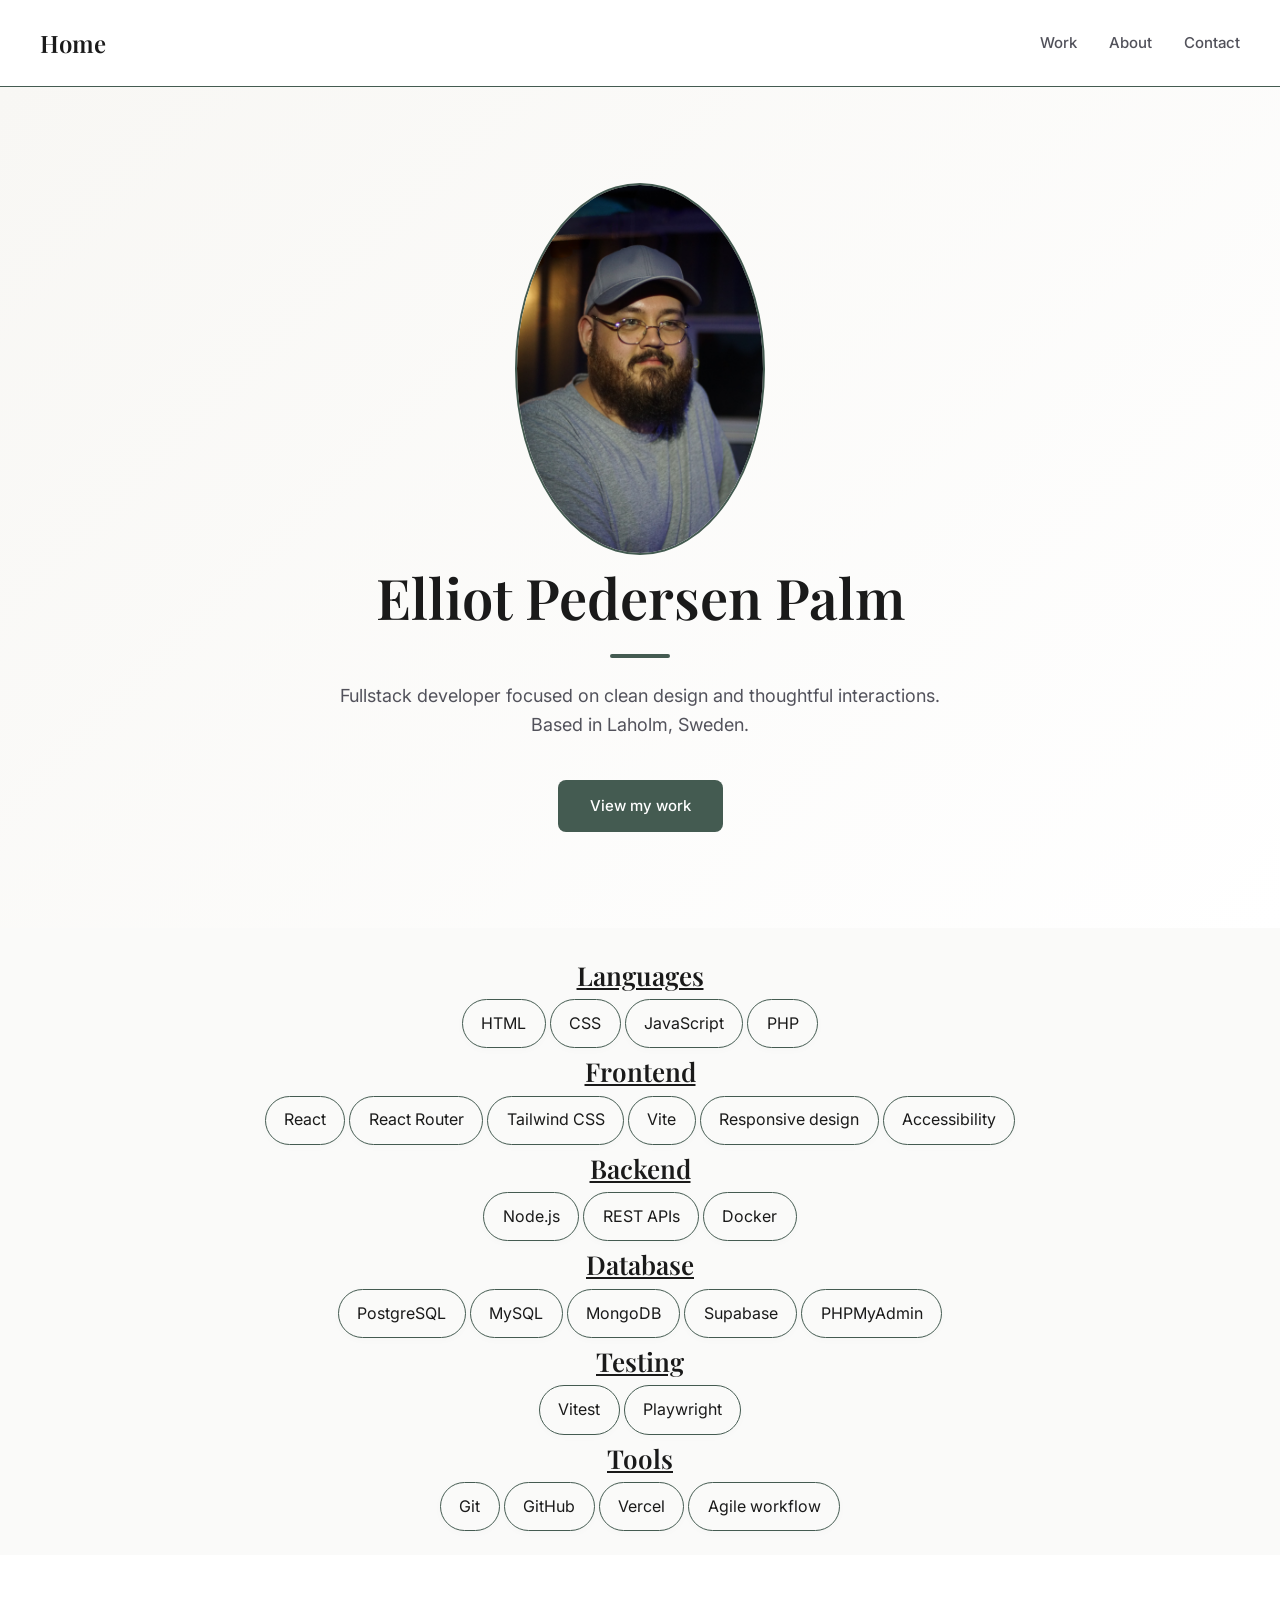
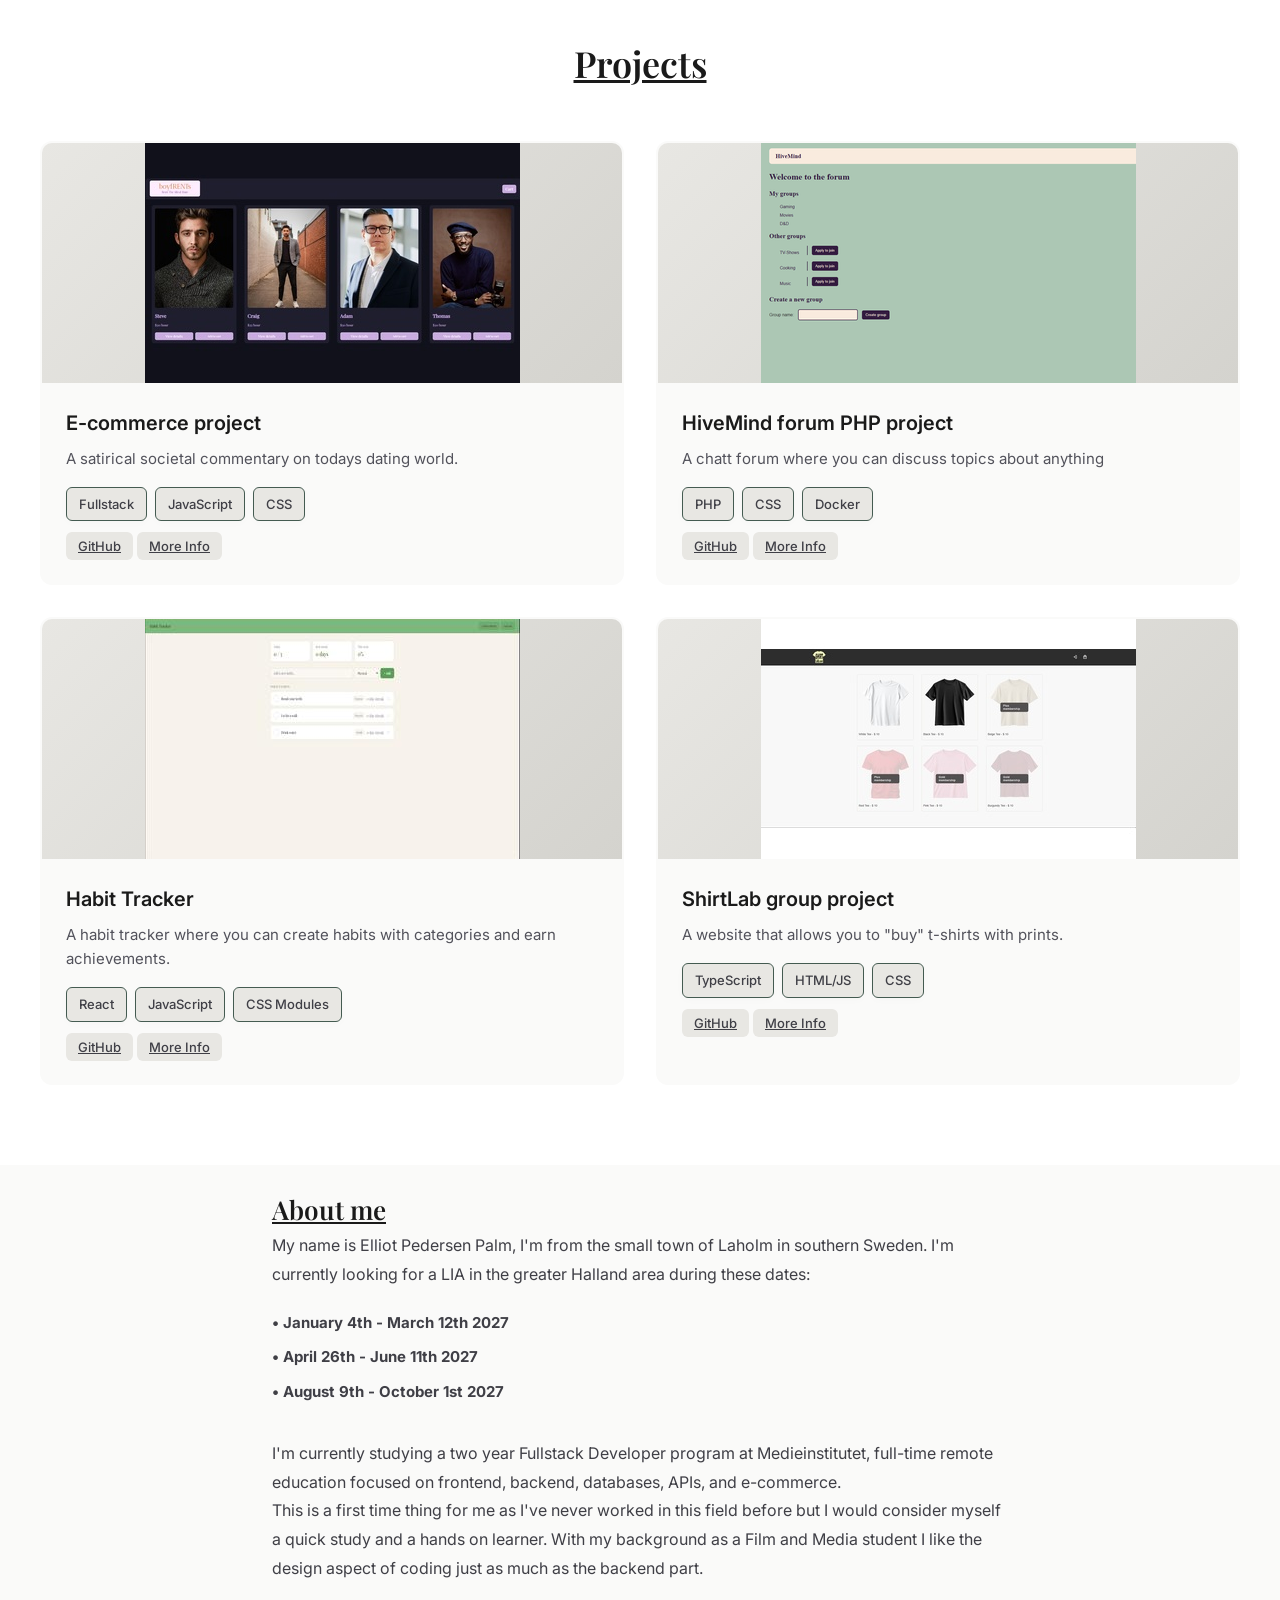
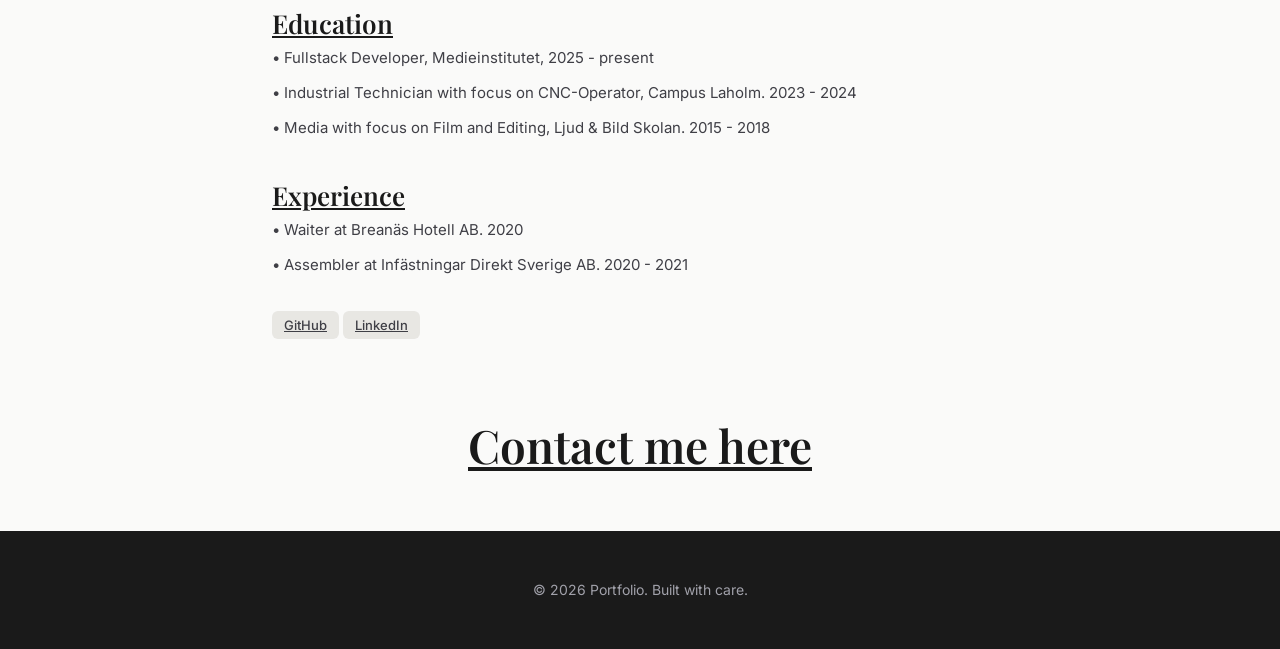
<file: index.html>
<!DOCTYPE html>
<html lang="en">

<head>
    <meta charset="UTF-8">
    <meta name="viewport" content="width=device-width, initial-scale=1.0">
    <title>Elliot P. Palm</title>
    <meta property="og:title" content="Elliot Pedersen Palm – Full-Stack Developer" />
    <meta property="og:description" content="Portfolio med projekt inom React, Node.js och mer." />
    <meta property="og:image" content="https://portfolio-gray-eight-73.vercel.app/img/LinkedIn.jpg" />
    <meta property="og:url" content="https://portfolio-gray-eight-73.vercel.app" />
    <meta property="og:type" content="website" />
    <link rel="preconnect" href="https://fonts.googleapis.com">
    <link rel="preconnect" href="https://fonts.gstatic.com" crossorigin>
    <link
        href="https://fonts.googleapis.com/css2?family=Inter:wght@400;500;600&family=Playfair+Display:wght@500;600&display=swap"
        rel="stylesheet">
    <link rel="stylesheet" href="css/style.css">
</head>

<body>
    <header>
        <nav class="container">
            <div class="logo">Home</div>
            <ul class="nav-links">
                <li><a href="#work">Work</a></li>
                <li><a href="#about">About</a></li>
                <li><a href="#contact">Contact</a></li>
            </ul>
        </nav>
    </header>

    <section class="hero">
        <div class="container">
            <img id="profile-pic" src="img/profile-pic.jpg">
            <h1>Elliot Pedersen Palm</h1>
            <p>Fullstack developer focused on clean design and thoughtful interactions. Based in Laholm, Sweden.</p>
            <a href="#work" class="view-my-work-button">View my work</a>
        </div>
    </section>

    <section class="tech-section">
        <div class="container">
            <div class="tech-container">
                <div id="language-id">
                    <h2>Languages</h2>
                    <span>HTML</span>
                    <span>CSS</span>
                    <span>JavaScript</span>
                    <span class="basic">PHP</span>
                </div>
                <div id="frontend-id">
                    <h2>Frontend</h2>
                    <span>React</span>
                    <span>React Router</span>
                    <span>Tailwind CSS</span>
                    <span>Vite</span>
                    <span>Responsive design</span>
                    <span>Accessibility</span>
                </div>
                <div id="backend-id">
                    <h2>Backend</h2>
                    <span>Node.js</span>
                    <span>REST APIs</span>
                    <span>Docker</span>
                </div>
                <div id="database-id">
                    <h2>Database</h2>
                    <span>PostgreSQL</span>
                    <span>MySQL</span>
                    <span>MongoDB</span>
                    <span>Supabase</span>
                    <span>PHPMyAdmin</span>
                </div>
                <div id="testing-id">
                    <h2>Testing</h2>
                    <span>Vitest</span>
                    <span>Playwright</span>
                </div>
                <div id="tools-id">
                    <h2>Tools</h2>
                    <span>Git</span>
                    <span>GitHub</span>
                    <span>Vercel</span>
                    <span>Agile workflow</span>
                </div>
            </div>
        </div>
    </section>

    <section class="work-section" id="work">
        <div class="container">
            <h2 class="section-title">Projects</h2>
            <div class="projects-grid">


                <div id="project-card-4">
                    <div class="project-image">
                        <img src="img/boyfRENTs.jpg" alt="boyfRENTs-project">
                    </div>
                    <div class="project-content">
                        <h3>E-commerce project</h3>
                        <p>A satirical societal commentary on todays dating world.</p>
                        <div class="project-tags">
                            <span class="tag">Fullstack</span>
                            <span class="tag">JavaScript</span>
                            <span class="tag">CSS</span>
                        </div>
                        <div class="project-links">
                            <a class="social-link" href="https://github.com/ElliotPa1m/ehandel-systemutveckling-Elliot.git"
                                target="_blank">GitHub</a>
                            <a id="more-info-link" href="boyfRENTs.html">More Info</a>
                        </div>
                    </div>
                </div>

                <div id="project-card-5">
                    <div class="project-image">
                        <img src="img/HiveMind-project.jpg" alt="php-forum-project">
                    </div>
                    <div class="project-content">
                        <h3>HiveMind forum PHP project</h3>
                        <p>A chatt forum where you can discuss topics about anything</p>
                        <div class="project-tags">
                            <span class="tag">PHP</span>
                            <span class="tag">CSS</span>
                            <span class="tag">Docker</span>
                        </div>
                        <div class="project-links">
                            <a class="social-link" href="https://github.com/ElliotPa1m/Kunskapskontroll-2-PHP-forum.git"
                                target="_blank">GitHub</a>
                            <a id="more-info-link" href="HiveMind.html">More Info</a>
                        </div>
                    </div>
                </div>

                <div id="project-card-3">
                    <div class="project-image">
                        <img src="img/HabitTracker-project.jpg" alt="HabitTracker-project">
                    </div>
                    <div class="project-content">
                        <h3>Habit Tracker</h3>
                        <p>A habit tracker where you can create habits with categories and earn achievements.</p>
                        <div class="project-tags">
                            <span class="tag">React</span>
                            <span class="tag">JavaScript</span>
                            <span class="tag">CSS Modules</span>
                        </div>
                        <div class="project-links">
                            <a class="social-link" href="https://github.com/ElliotPa1m/habit-tracker.git"
                                target="_blank">GitHub</a>
                            <a id="more-info-link" href="habit-tracker.html">More Info</a>
                        </div>
                    </div>
                </div>

                <div id="project-card-6">
                    <div class="project-image">
                        <img src="img/ShirtLab.jpg" alt="shirtlab-project">
                    </div>
                    <div class="project-content">
                        <h3>ShirtLab group project</h3>
                        <p>A website that allows you to "buy" t-shirts with prints.</p>
                        <div class="project-tags">
                            <span class="tag">TypeScript</span>
                            <span class="tag">HTML/JS</span>
                            <span class="tag">CSS</span>
                        </div>
                        <div class="project-links">
                            <a class="social-link" href="https://github.com/ElliotPa1m/Grupp-11-Systemutveckling.git"
                                target="_blank">GitHub</a>
                            <a id="more-info-link" href="ShirtLab.html">More Info</a>
                        </div>
                    </div>
                </div>
<!-- 
                <div id="project-card-1">
                    <div class="project-image">
                        <img src="img/film-project.jpg" alt="film-project">
                    </div>
                    <div class="project-content">
                        <h3>Favorite film API project</h3>
                        <p>Find, favorite, and rate films from the OMDB API database.</p>
                        <div class="project-tags">
                            <span class="tag">React</span>
                            <span class="tag">JavaScript</span>
                            <span class="tag">REST API</span>
                        </div>
                        <div class="project-links">
                            <a class="social-link" href="https://github.com/ElliotPa1m/film-project.git"
                                target="_blank">GitHub</a>
                            <a id="more-info-link" href="film-project.html">More Info</a>
                        </div>
                    </div>
                </div>

                <div id="project-card-2">
                    <div class="project-image">
                        <img src="img/RecipeBook-project.jpg" alt="recipebook-project">
                    </div>
                    <div class="project-content">
                        <h3>RecipeBook group project</h3>
                        <p>A website that allows you to find, favorite and create recipes from TheMealDB API.</p>
                        <div class="project-tags">
                            <span class="tag">React</span>
                            <span class="tag">REST API</span>
                            <span class="tag">Tailwind CSS</span>
                        </div>
                        <div class="project-links">
                            <a class="social-link" href="https://github.com/ElliotPa1m/frontendramverk-grupp-1.git"
                                target="_blank">GitHub</a>
                            <a id="more-info-link" href="recipe-group-project.html">More Info</a>
                        </div>
                    </div>
                </div> -->
            </div>
        </div>
    </section>

    <section class="about-section" id="about">
        <div>
            <h2>About me</h2>
            <p>My name is Elliot Pedersen Palm, I'm from the small town of Laholm in southern Sweden. I'm currently looking for a LIA in the greater Halland area during these dates: <br></p>
                <ul id="dates">
                    <li>• January 4th - March 12th 2027</li>
                    <li>• April 26th - June 11th 2027</li>
                    <li>• August 9th - October 1st 2027</li>
                </ul>
                <p>
                    I'm currently studying a two year Fullstack Developer program at Medieinstitutet, full-time remote education focused on frontend, backend, databases, APIs, and e-commerce. <br>
                    This is a first time thing for me as I've never worked in this field before but I would consider myself a quick study and a hands on learner.
                    With my background as a Film and Media student I like the design aspect of coding just as much as the backend part.
                </p>    
            <h2>Education</h2>
            <ul>
                <li>• Fullstack Developer, Medieinstitutet, 2025 - present</li>
                <li>• Industrial Technician with focus on CNC-Operator, Campus Laholm. 2023 - 2024</li>
                <li>• Media with focus on Film and Editing, Ljud & Bild Skolan. 2015 - 2018</li>
            </ul>
            <h2>Experience</h2>
            <ul>
                <li>• Waiter at Breanäs Hotell AB. 2020</li>
                <li>• Assembler at Infästningar Direkt Sverige AB.  2020 - 2021</li>
            </ul>
            <a class="social-link" href="https://github.com/ElliotPa1m/" target="_blank">GitHub</a>
            <a class="social-link" href="https://www.linkedin.com/in/elliot-pedersen-palm-860389367/" target="_blank">LinkedIn</a>
        </div>
    </section>


    <section class="contact-section" id="contact">
        <div>
            <h1><a href="mailto:elliot.palm@hotmail.com">Contact me here</a></h1>
        </div>
    </section>

    <!-- <div class="color-name">Primary black</div>
                    <div class="color-code">#1A1A1A</div> -->

    <!-- <div class="color-name">Accent sage</div>
                    <div class="color-code">#445B51</div> -->

    <!-- <div class="color-name">Background</div>
                    <div class="color-code">#FAFAF9</div> -->

    <!-- <div class="color-name">Border</div>
                    <div class="color-code">#E8E7E3</div> -->

    <!-- <div class="color-name">Text muted</div>
                    <div class="color-code">#52525B</div> -->

    <!-- <div class="color-name">Text secondary</div>
                    <div class="color-code">#71717A</div> -->


    <footer>
        <div class="container">
            <p>© 2026 Portfolio. Built with care.</p>
        </div>
    </footer>
</body>

</html>
</file>
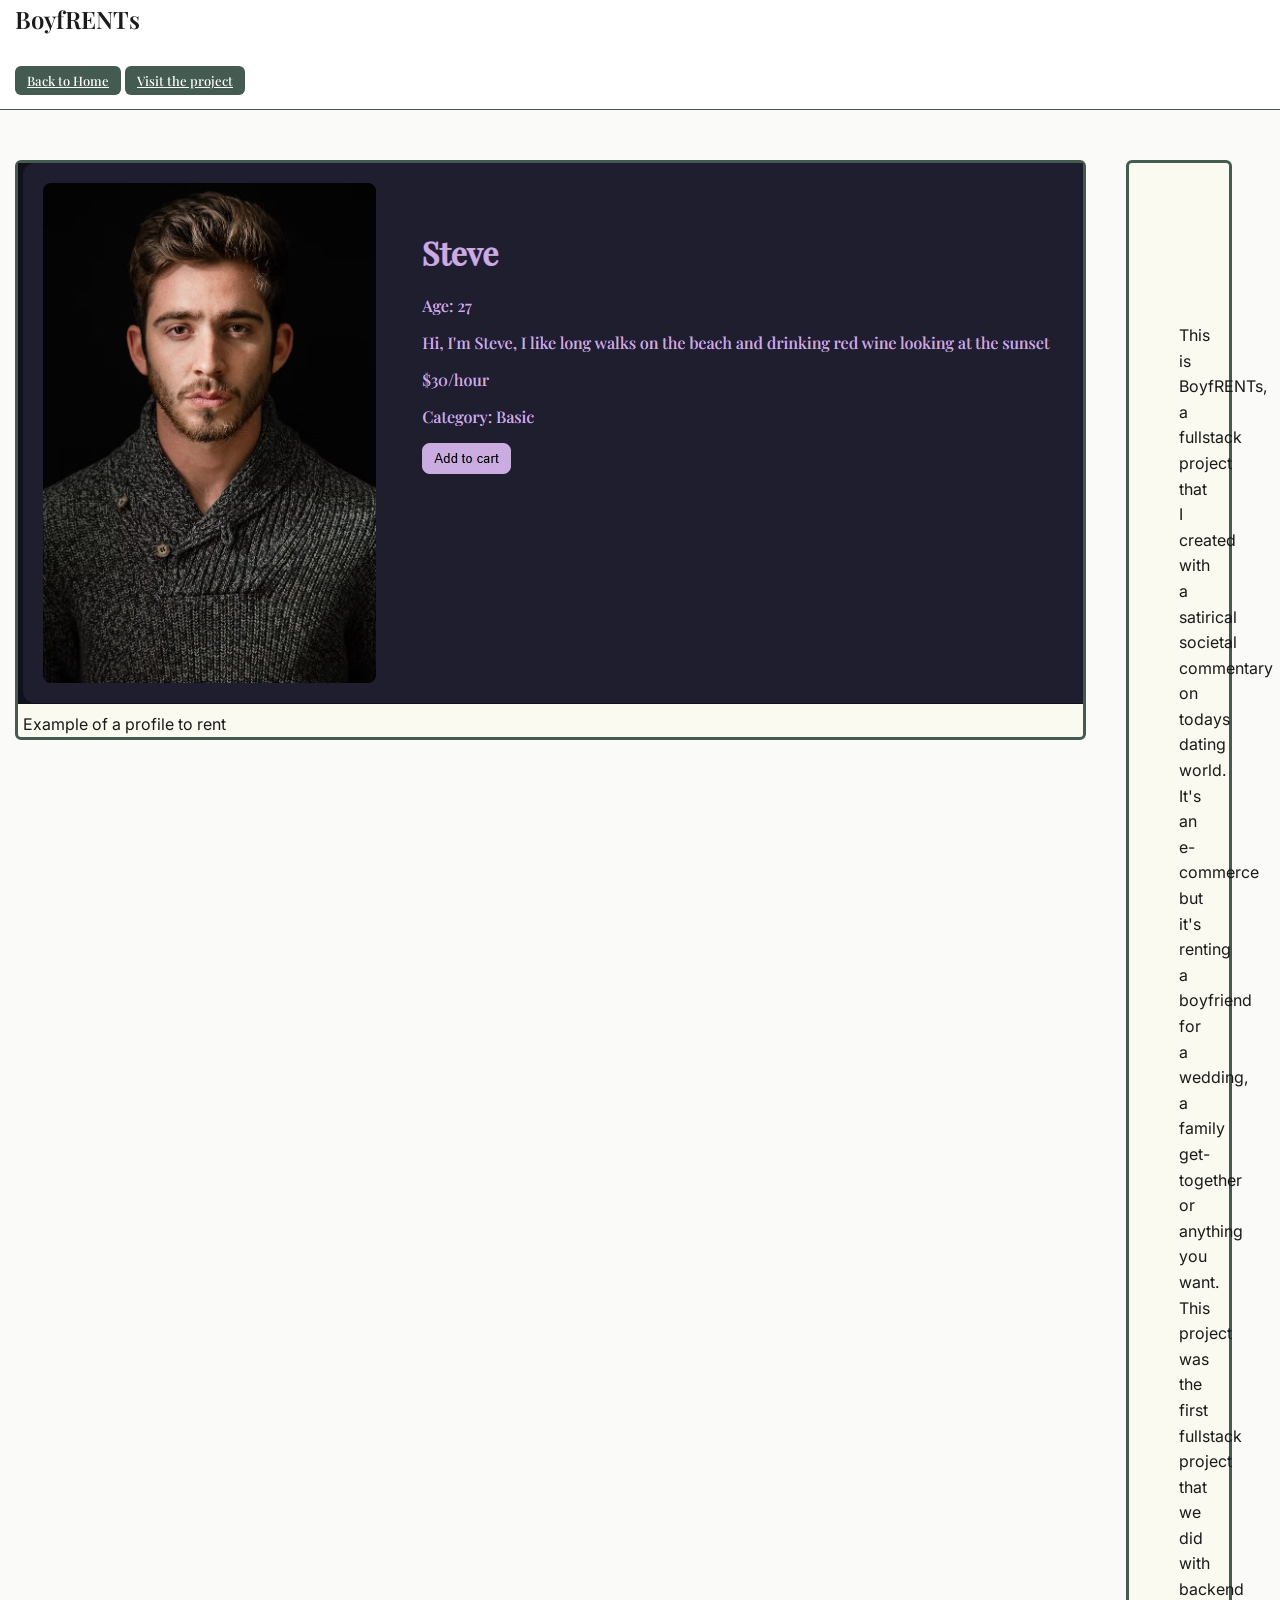
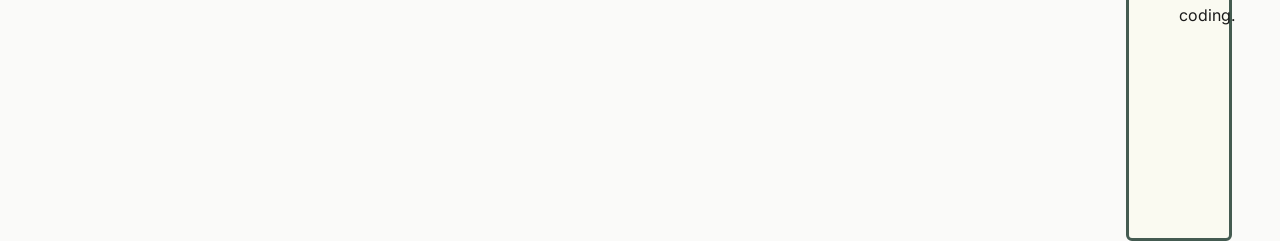
<file: boyfRENTs.html>
<!DOCTYPE html>
<html lang="en">

<head>
    <meta charset="UTF-8">
    <meta name="viewport" content="width=device-width, initial-scale=1.0">
    <link rel="preconnect" href="https://fonts.googleapis.com">
    <link rel="preconnect" href="https://fonts.gstatic.com" crossorigin>
    <link
        href="https://fonts.googleapis.com/css2?family=Inter:wght@400;500;600&family=Playfair+Display:wght@500;600&display=swap"
        rel="stylesheet">
    <link rel="stylesheet" href="css/boyfRENTs.css">
    <link rel="stylesheet" href="css/style.css">
    <title>BoyfRENTs</title>
</head>

<body>
    
    <div id="boyfRENTs-more">
        <h1 id="boyfRENTs-h1">BoyfRENTs</h1>
        <a id="back-home" href="index.html#work">Back to Home</a>
        <a id="visit" href="https://ehandel-systemutveckling-elliot.vercel.app/" target="_blank"> Visit the project</a>
    </div>

    <div id="info-img-container">

        <div id="BoyfRENTs-profile">
            <img src="img/boyfRENTs-profile.jpg"><p id="pic-text">Example of a profile to rent</p>
        </div>

        <div id="BoyfRENTs-info">
            <p>This is BoyfRENTs, a fullstack project that I created with a satirical societal commentary on todays dating world.<br> 
           It's an e-commerce but it's renting a boyfriend for a wedding, a family get-together or anything you want.<br> 
           This project was the first fullstack project that we did with backend coding.</p>
        </div>
    </div>
</body>

</html>
</file>
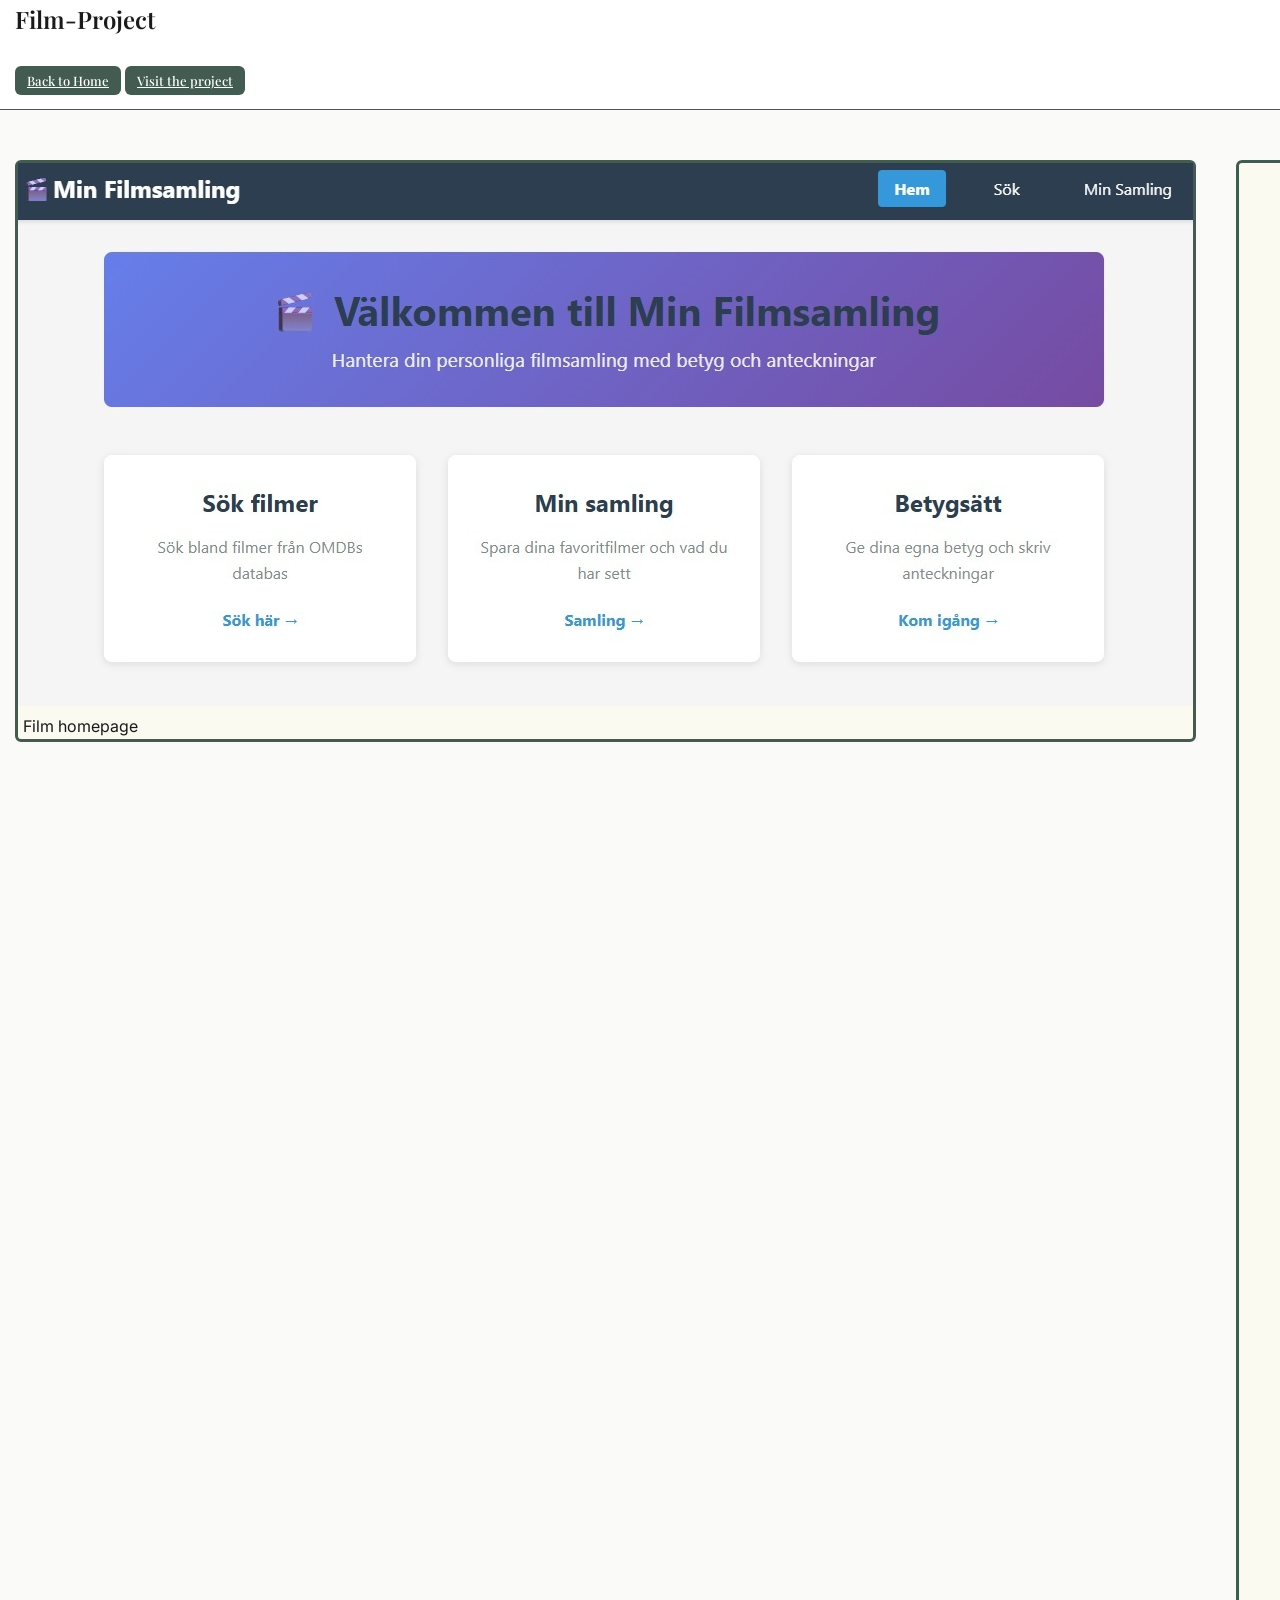
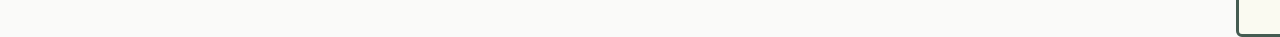
<file: film-project.html>
<!DOCTYPE html>
<html lang="en">

<head>
    <meta charset="UTF-8">
    <meta name="viewport" content="width=device-width, initial-scale=1.0">
    <link rel="preconnect" href="https://fonts.googleapis.com">
    <link rel="preconnect" href="https://fonts.gstatic.com" crossorigin>
    <link
        href="https://fonts.googleapis.com/css2?family=Inter:wght@400;500;600&family=Playfair+Display:wght@500;600&display=swap"
        rel="stylesheet">
    <link rel="stylesheet" href="css/film-project.css">
    <link rel="stylesheet" href="css/style.css">
    <title>Favorite Film Project</title>
</head>

<body>
    
    <div id="boyfRENTs-more">
        <h1 id="boyfRENTs-h1">Film-Project</h1>
        <a id="back-home" href="index.html#work">Back to Home</a>
        <a id="visit" href="https://elliot-palms-film-project.vercel.app/" target="_blank"> Visit the project</a>
    </div>

    <div id="info-img-container">

        <div id="BoyfRENTs-profile">
            <img src="img/film-profile.jpg"><p id="pic-text">Film homepage</p>
        </div>

        <div id="BoyfRENTs-info">
            <p>This is a film-project, one of the first projects we did in the frontend framework course.<br> 
               It uses the OMDB API so you can find the film you are looking for.<br>
               You can rate the films and save them to your collection.</p>
        </div>
    </div>
</body>

</html>
</file>
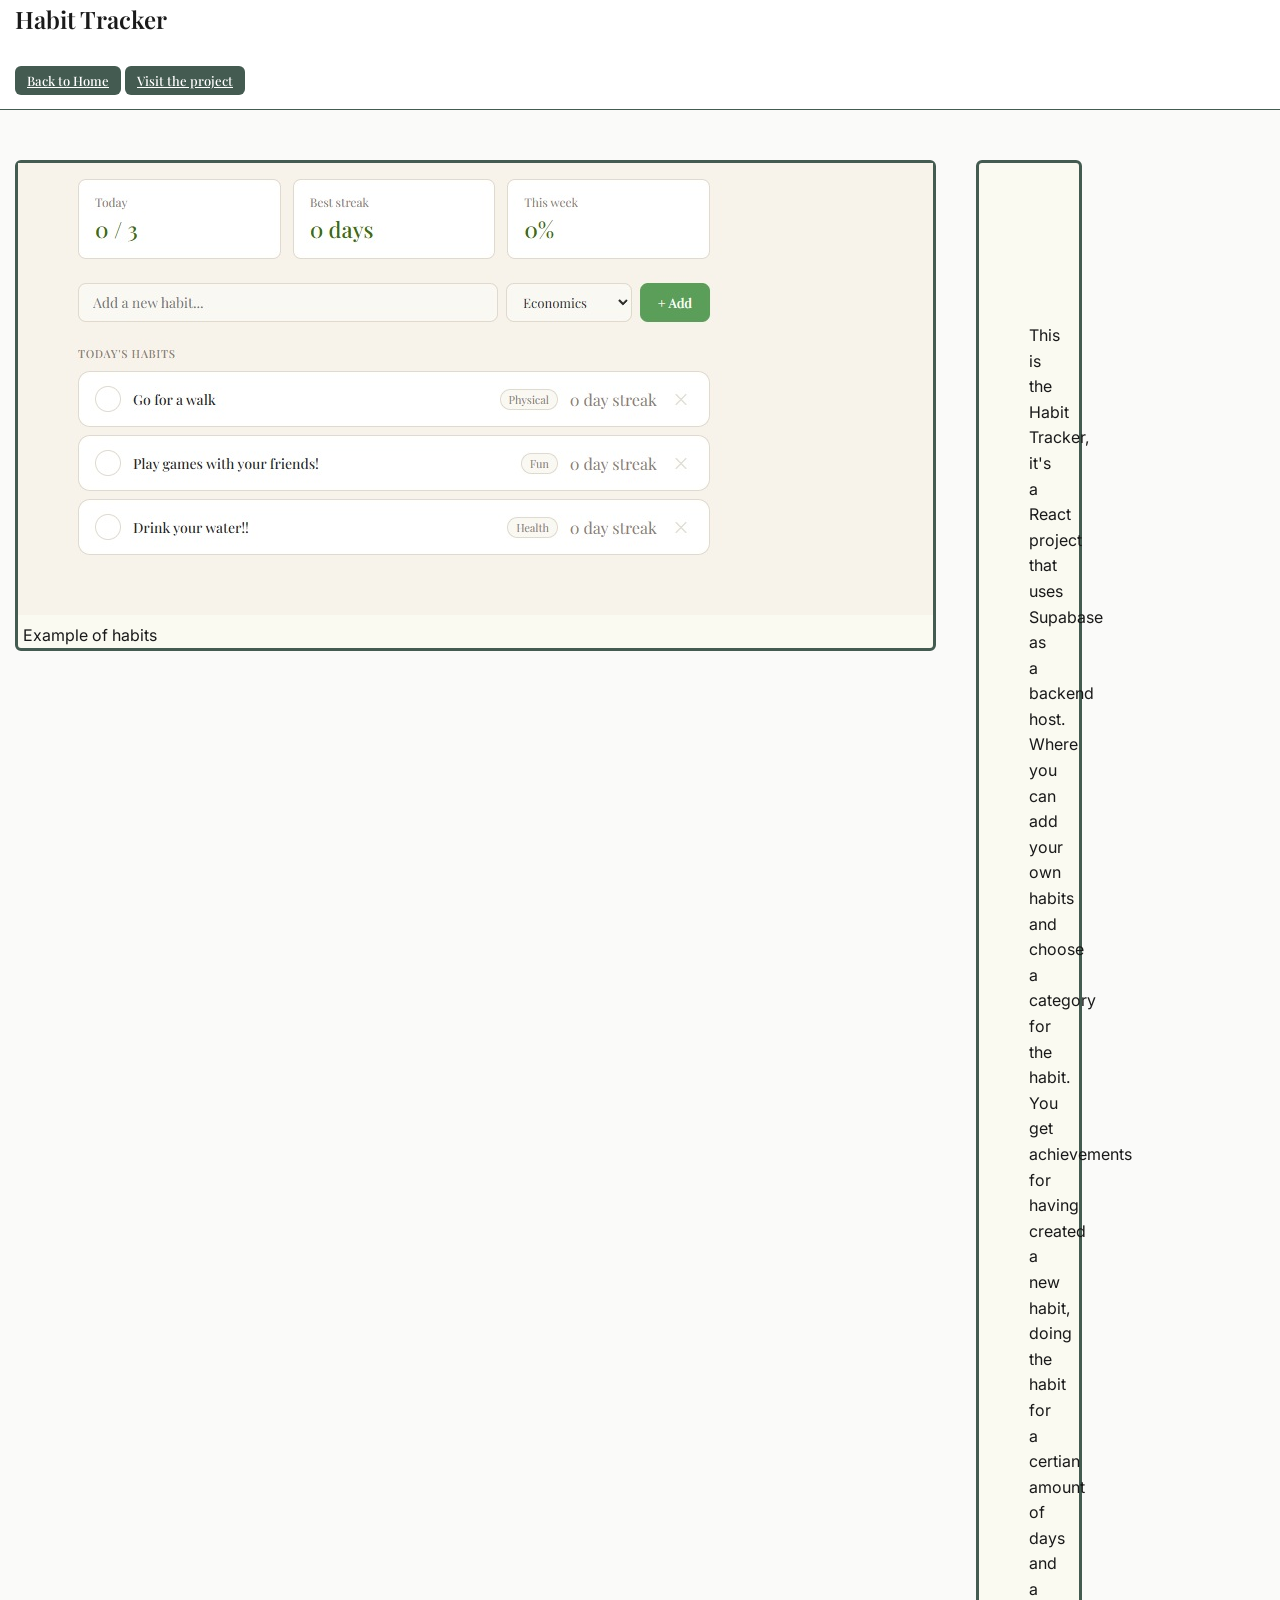
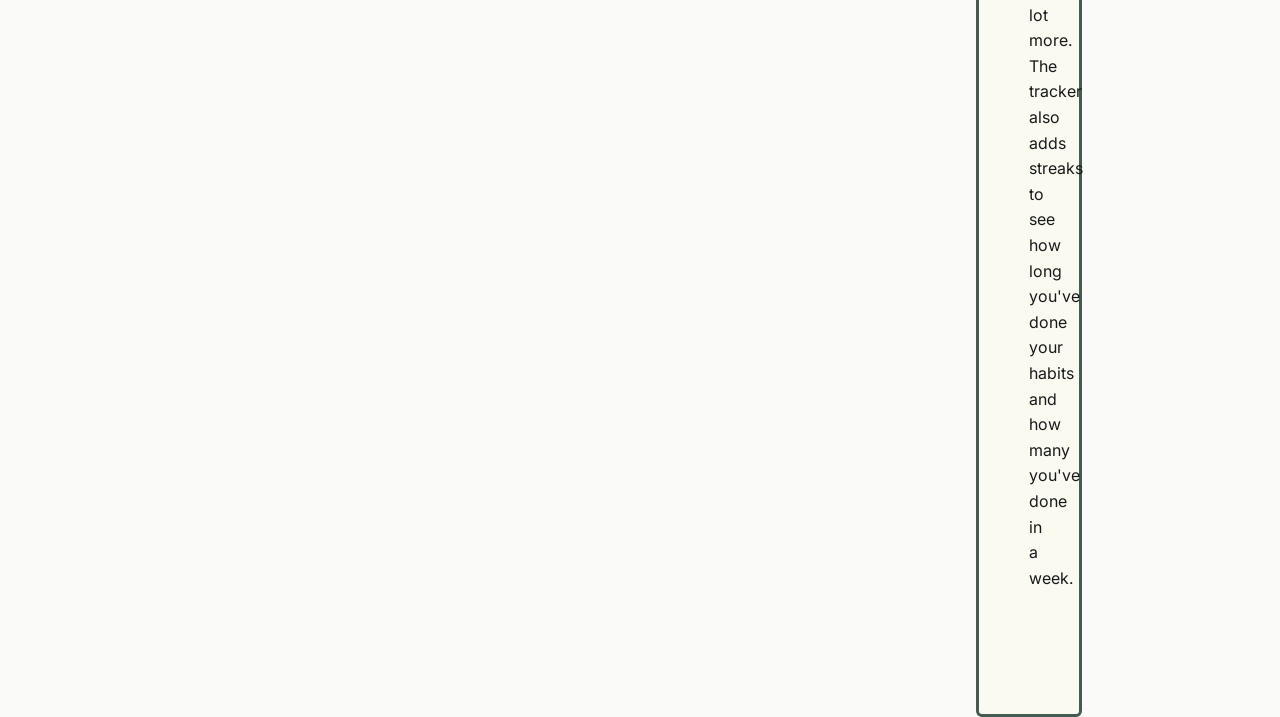
<file: habit-tracker.html>
<!DOCTYPE html>
<html lang="en">

<head>
    <meta charset="UTF-8">
    <meta name="viewport" content="width=device-width, initial-scale=1.0">
    <link rel="preconnect" href="https://fonts.googleapis.com">
    <link rel="preconnect" href="https://fonts.gstatic.com" crossorigin>
    <link
        href="https://fonts.googleapis.com/css2?family=Inter:wght@400;500;600&family=Playfair+Display:wght@500;600&display=swap"
        rel="stylesheet">
    <link rel="stylesheet" href="css/habit-tracker.css">
    <link rel="stylesheet" href="css/style.css">
    <title>Habit Tracker</title>
</head>

<body>
    <div id="boyfRENTs-more">
        <h1 id="boyfRENTs-h1">Habit Tracker</h1>
        <a id="back-home" href="index.html#work">Back to Home</a>
        <a id="visit" href="https://habit-tracker-eta-topaz.vercel.app/" target="_blank"> Visit the project</a>
    </div>

    <div id="info-img-container">

        <div id="BoyfRENTs-profile">
            <img src="img/habittracker-profile.jpg"><p id="pic-text">Example of habits</p>
        </div>

        <div id="BoyfRENTs-info">
            <p>This is the Habit Tracker, it's a React project that uses Supabase as a backend host.<br> 
               Where you can add your own habits and choose a category for the habit.<br> 
               You get achievements for having created a new habit, doing the habit for a certian amount of days and a lot more.<br> 
               The tracker also adds streaks to see how long you've done your habits and how many you've done in a week.</p>
        </div>
    </div>
</body>

</html>
</file>
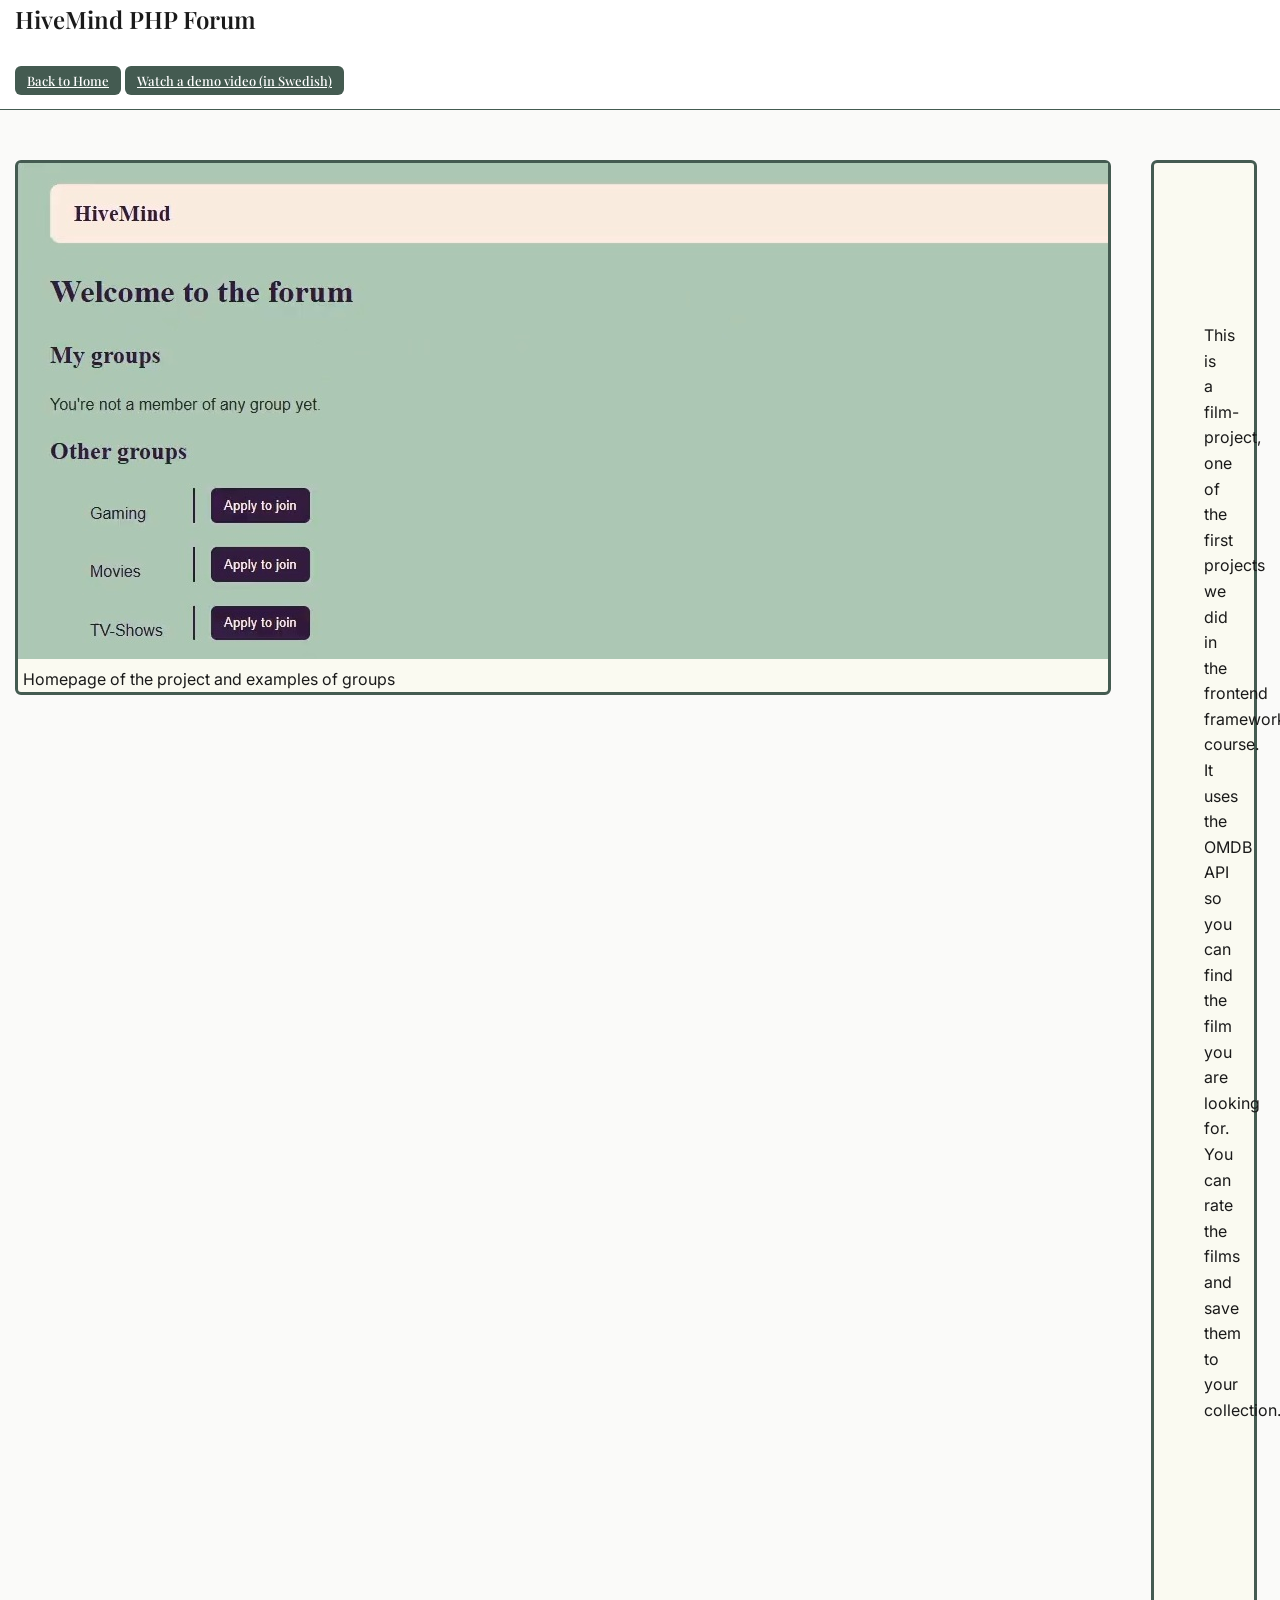
<file: HiveMind.html>
<!DOCTYPE html>
<html lang="en">

<head>
    <meta charset="UTF-8">
    <meta name="viewport" content="width=device-width, initial-scale=1.0">
    <link rel="preconnect" href="https://fonts.googleapis.com">
    <link rel="preconnect" href="https://fonts.gstatic.com" crossorigin>
    <link
        href="https://fonts.googleapis.com/css2?family=Inter:wght@400;500;600&family=Playfair+Display:wght@500;600&display=swap"
        rel="stylesheet">
    <link rel="stylesheet" href="css/HiveMind.css">
    <link rel="stylesheet" href="css/style.css">
    <title>HiveMind</title>
</head>

<body>
    <div id="boyfRENTs-more">
        <h1 id="boyfRENTs-h1">HiveMind PHP Forum</h1>
        <a id="back-home" href="index.html#work">Back to Home</a>
        <a id="visit" href="https://youtu.be/QnSr95_9ahM" target="_blank"> Watch a demo video (in Swedish)</a>
    </div>

    <div id="info-img-container">

        <div id="BoyfRENTs-profile">
            <img src="img/HiveMind-profile.jpg"><p id="pic-text">Homepage of the project and examples of groups</p>
        </div>

        <div id="BoyfRENTs-info">
            <p>This is a film-project, one of the first projects we did in the frontend framework course.<br> 
               It uses the OMDB API so you can find the film you are looking for.<br>
               You can rate the films and save them to your collection.</p>
        </div>
    </div>
</body>

</html>
</file>
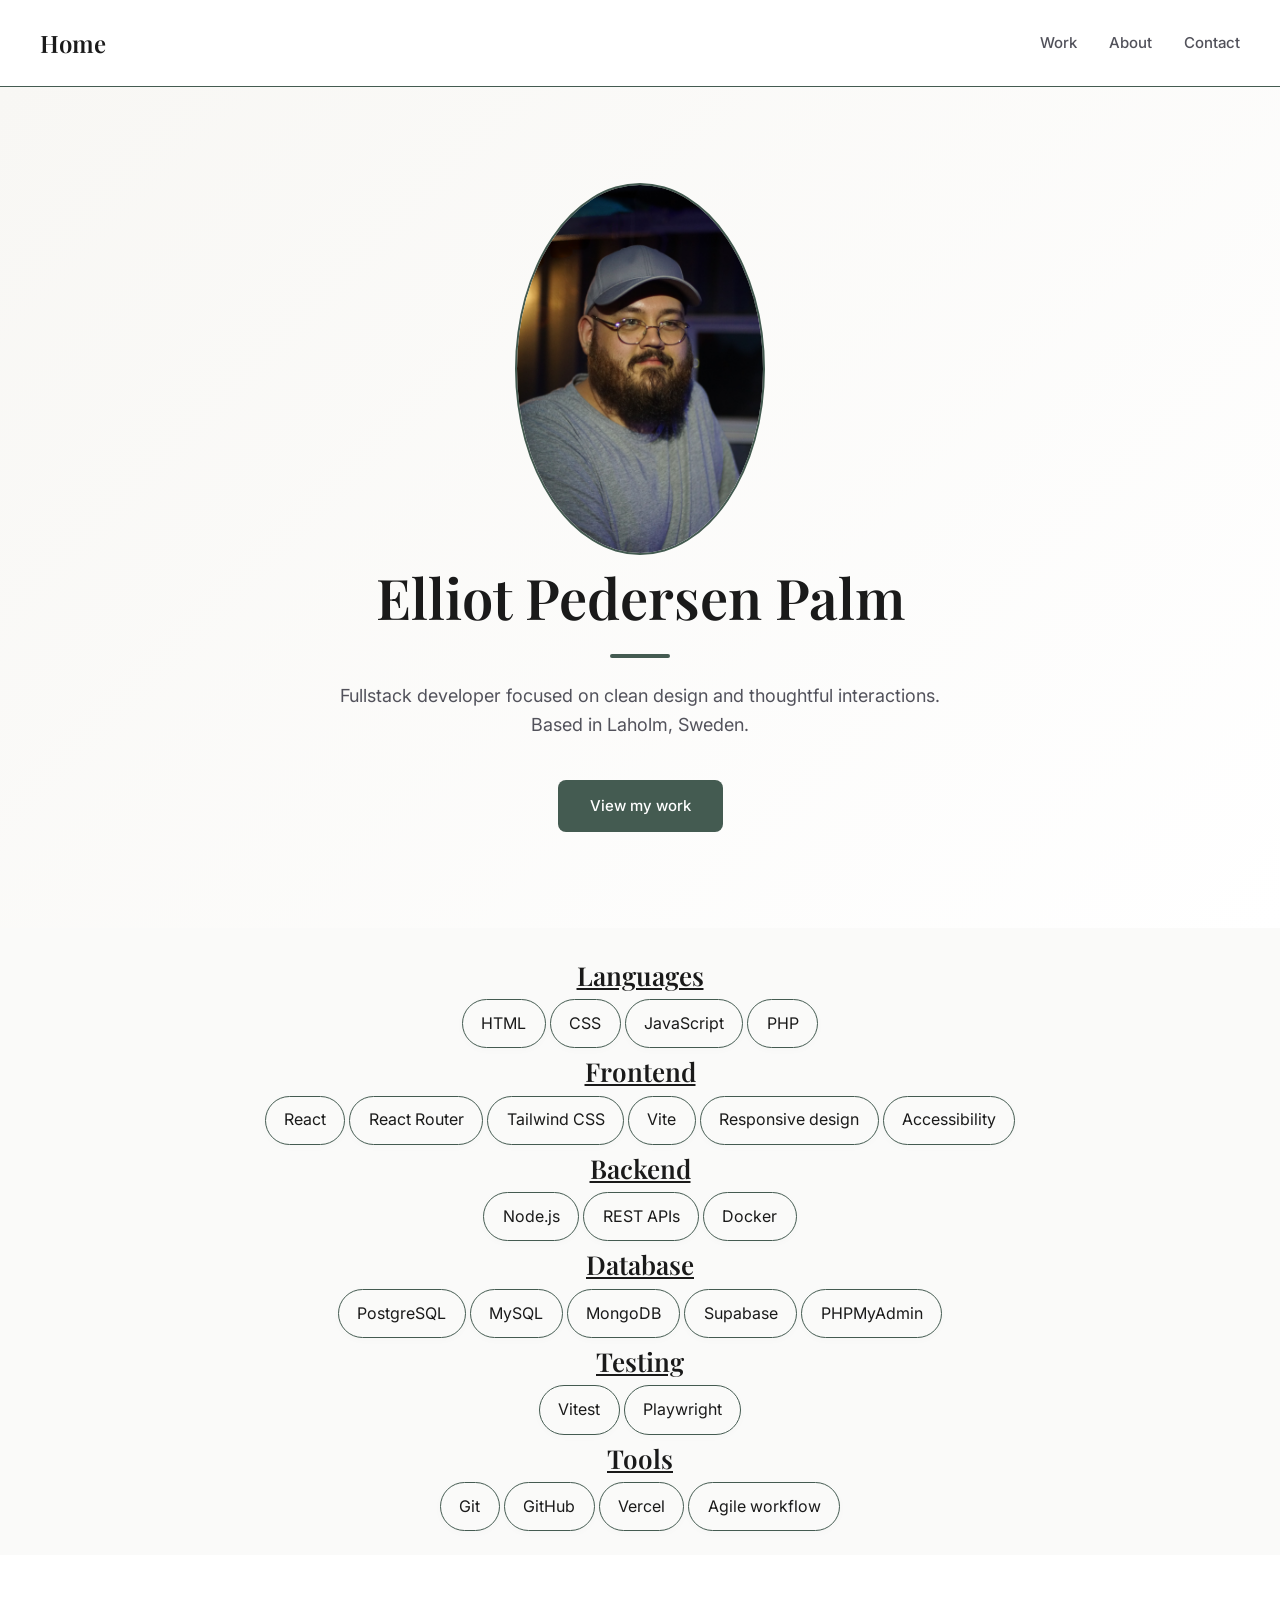
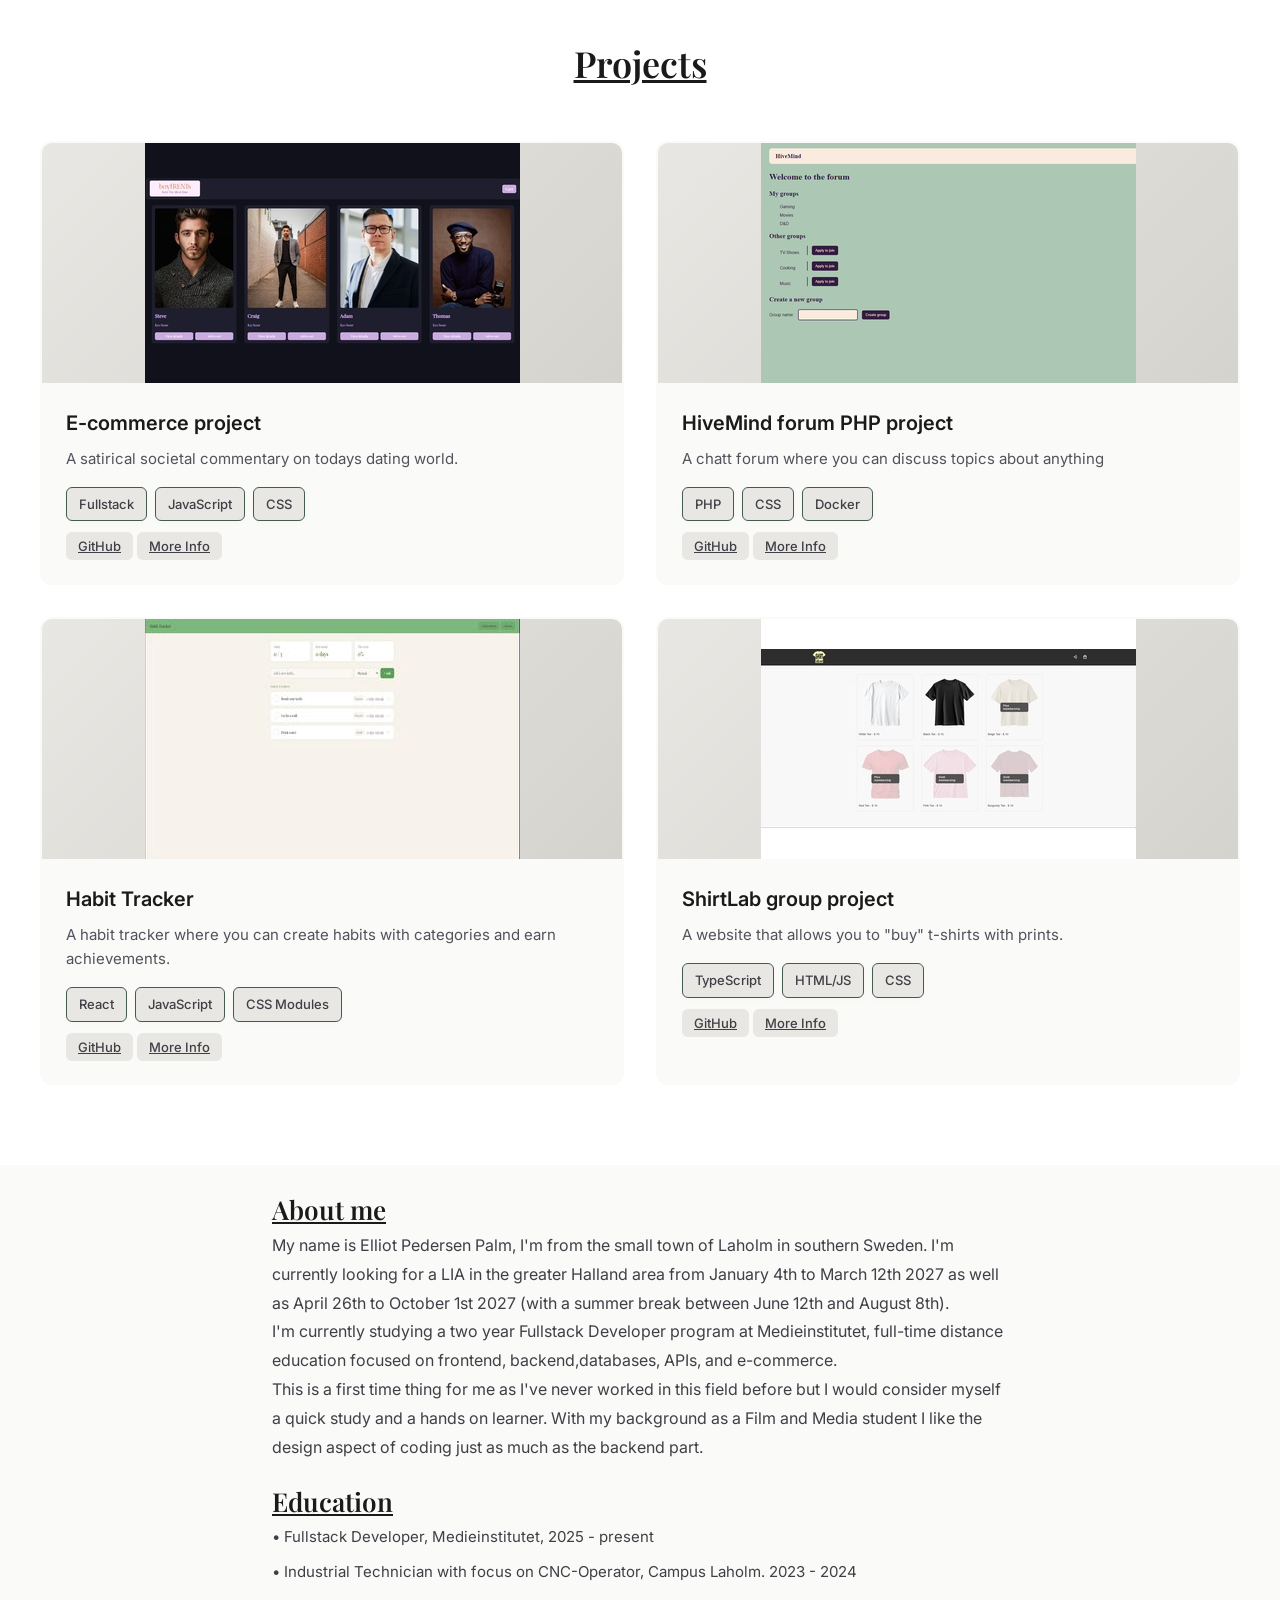
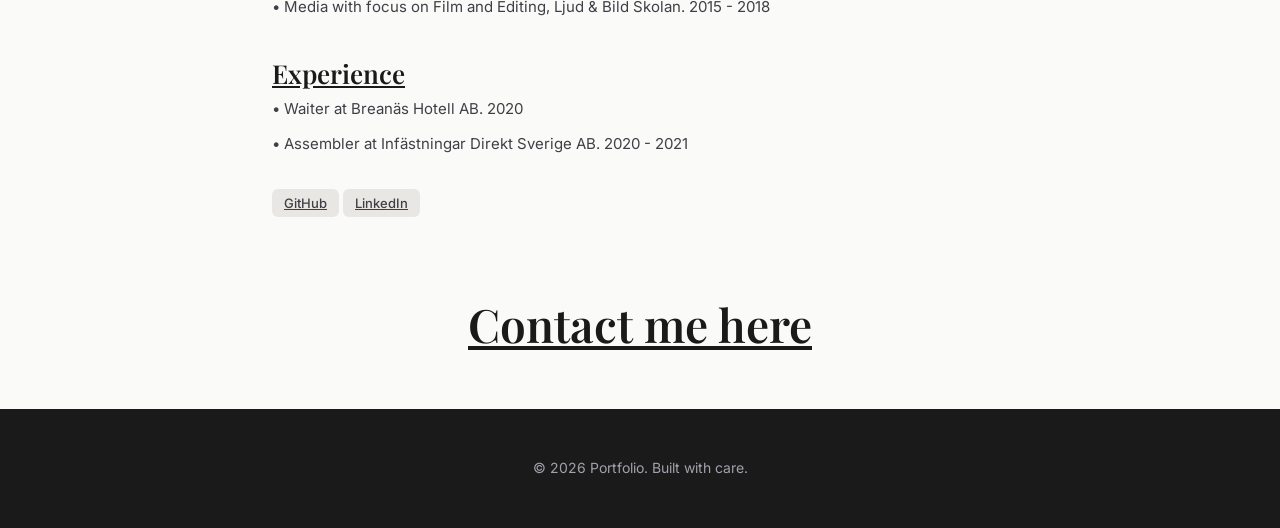
<file: mainpage.html>
<!DOCTYPE html>
<html lang="en">

<head>
    <meta charset="UTF-8">
    <meta name="viewport" content="width=device-width, initial-scale=1.0">
    <link rel="preconnect" href="https://fonts.googleapis.com">
    <link rel="preconnect" href="https://fonts.gstatic.com" crossorigin>
    <link
        href="https://fonts.googleapis.com/css2?family=Inter:wght@400;500;600&family=Playfair+Display:wght@500;600&display=swap"
        rel="stylesheet">
    <link rel="stylesheet" href="css/style.css">
    <title>Elliot P. Palm</title>
</head>

<body>
    <header>
        <nav class="container">
            <div class="logo">Home</div>
            <ul class="nav-links">
                <li><a href="#work">Work</a></li>
                <li><a href="#about">About</a></li>
                <li><a href="#contact">Contact</a></li>
            </ul>
        </nav>
    </header>

    <section class="hero">
        <div class="container">
            <img id="profile-pic" src="img/profile-pic.jpg">
            <h1>Elliot Pedersen Palm</h1>
            <p>Fullstack developer focused on clean design and thoughtful interactions. Based in Laholm, Sweden.</p>
            <a href="#work" class="view-my-work-button">View my work</a>
        </div>
    </section>

    <section class="tech-section">
        <div class="container">
            <div class="tech-container">
                <div id="language-id">
                    <h2>Languages</h2>
                    <span>HTML</span>
                    <span>CSS</span>
                    <span>JavaScript</span>
                    <span class="basic">PHP</span>
                </div>
                <div id="frontend-id">
                    <h2>Frontend</h2>
                    <span>React</span>
                    <span>React Router</span>
                    <span>Tailwind CSS</span>
                    <span>Vite</span>
                    <span>Responsive design</span>
                    <span>Accessibility</span>
                </div>
                <div id="backend-id">
                    <h2>Backend</h2>
                    <span>Node.js</span>
                    <span>REST APIs</span>
                    <span>Docker</span>
                </div>
                <div id="database-id">
                    <h2>Database</h2>
                    <span>PostgreSQL</span>
                    <span>MySQL</span>
                    <span>MongoDB</span>
                    <span>Supabase</span>
                    <span>PHPMyAdmin</span>
                </div>
                <div id="testing-id">
                    <h2>Testing</h2>
                    <span>Vitest</span>
                    <span>Playwright</span>
                </div>
                <div id="tools-id">
                    <h2>Tools</h2>
                    <span>Git</span>
                    <span>GitHub</span>
                    <span>Vercel</span>
                    <span>Agile workflow</span>
                </div>
            </div>
        </div>
    </section>

    <section class="work-section" id="work">
        <div class="container">
            <h2 class="section-title">Projects</h2>
            <div class="projects-grid">


                <div id="project-card-4">
                    <div class="project-image">
                        <img src="img/boyfRENTs.jpg" alt="boyfRENTs-project">
                    </div>
                    <div class="project-content">
                        <h3>E-commerce project</h3>
                        <p>A satirical societal commentary on todays dating world.</p>
                        <div class="project-tags">
                            <span class="tag">Fullstack</span>
                            <span class="tag">JavaScript</span>
                            <span class="tag">CSS</span>
                        </div>
                        <div class="project-links">
                            <a class="social-link" href="https://github.com/ElliotPa1m/ehandel-systemutveckling-Elliot.git"
                                target="_blank">GitHub</a>
                            <a id="more-info-link" href="boyfRENTs.html">More Info</a>
                        </div>
                    </div>
                </div>

                <div id="project-card-5">
                    <div class="project-image">
                        <img src="img/HiveMind-project.jpg" alt="php-forum-project">
                    </div>
                    <div class="project-content">
                        <h3>HiveMind forum PHP project</h3>
                        <p>A chatt forum where you can discuss topics about anything</p>
                        <div class="project-tags">
                            <span class="tag">PHP</span>
                            <span class="tag">CSS</span>
                            <span class="tag">Docker</span>
                        </div>
                        <div class="project-links">
                            <a class="social-link" href="https://github.com/ElliotPa1m/Kunskapskontroll-2-PHP-forum.git"
                                target="_blank">GitHub</a>
                            <a id="more-info-link" href="HiveMind.html">More Info</a>
                        </div>
                    </div>
                </div>

                <div id="project-card-3">
                    <div class="project-image">
                        <img src="img/HabitTracker-project.jpg" alt="HabitTracker-project">
                    </div>
                    <div class="project-content">
                        <h3>Habit Tracker</h3>
                        <p>A habit tracker where you can create habits with categories and earn achievements.</p>
                        <div class="project-tags">
                            <span class="tag">React</span>
                            <span class="tag">JavaScript</span>
                            <span class="tag">CSS Modules</span>
                        </div>
                        <div class="project-links">
                            <a class="social-link" href="https://github.com/ElliotPa1m/habit-tracker.git"
                                target="_blank">GitHub</a>
                            <a id="more-info-link" href="habit-tracker.html">More Info</a>
                        </div>
                    </div>
                </div>

                <div id="project-card-6">
                    <div class="project-image">
                        <img src="img/ShirtLab.jpg" alt="shirtlab-project">
                    </div>
                    <div class="project-content">
                        <h3>ShirtLab group project</h3>
                        <p>A website that allows you to "buy" t-shirts with prints.</p>
                        <div class="project-tags">
                            <span class="tag">TypeScript</span>
                            <span class="tag">HTML/JS</span>
                            <span class="tag">CSS</span>
                        </div>
                        <div class="project-links">
                            <a class="social-link" href="https://github.com/ElliotPa1m/Grupp-11-Systemutveckling.git"
                                target="_blank">GitHub</a>
                            <a id="more-info-link" href="ShirtLab.html">More Info</a>
                        </div>
                    </div>
                </div>
<!-- 
                <div id="project-card-1">
                    <div class="project-image">
                        <img src="img/film-project.jpg" alt="film-project">
                    </div>
                    <div class="project-content">
                        <h3>Favorite film API project</h3>
                        <p>Find, favorite, and rate films from the OMDB API database.</p>
                        <div class="project-tags">
                            <span class="tag">React</span>
                            <span class="tag">JavaScript</span>
                            <span class="tag">REST API</span>
                        </div>
                        <div class="project-links">
                            <a class="social-link" href="https://github.com/ElliotPa1m/film-project.git"
                                target="_blank">GitHub</a>
                            <a id="more-info-link" href="film-project.html">More Info</a>
                        </div>
                    </div>
                </div>

                <div id="project-card-2">
                    <div class="project-image">
                        <img src="img/RecipeBook-project.jpg" alt="recipebook-project">
                    </div>
                    <div class="project-content">
                        <h3>RecipeBook group project</h3>
                        <p>A website that allows you to find, favorite and create recipes from TheMealDB API.</p>
                        <div class="project-tags">
                            <span class="tag">React</span>
                            <span class="tag">REST API</span>
                            <span class="tag">Tailwind CSS</span>
                        </div>
                        <div class="project-links">
                            <a class="social-link" href="https://github.com/ElliotPa1m/frontendramverk-grupp-1.git"
                                target="_blank">GitHub</a>
                            <a id="more-info-link" href="recipe-group-project.html">More Info</a>
                        </div>
                    </div>
                </div> -->
            </div>
        </div>
    </section>

    <section class="about-section" id="about">
        <div>
            <h2>About me</h2>
            <p>My name is Elliot Pedersen Palm, I'm from the small town of Laholm in southern Sweden. I'm currently looking for a LIA in the greater Halland area from January 4th to March 12th 2027 as well as April 26th to October 1st 2027
                (with a summer break between June 12th and August 8th). <br>
                I'm currently studying a two year Fullstack Developer program at Medieinstitutet, full-time distance education focused on frontend, backend,databases, APIs, and e-commerce. <br>
                This is a first time thing for me as I've never worked in this field before but I would consider myself a quick study and a hands on learner.
                With my background as a Film and Media student I like the design aspect of coding just as much as the backend part.
            </p>
            <h2>Education</h2>
            <ul>
                <li>• Fullstack Developer, Medieinstitutet, 2025 - present</li>
                <li>• Industrial Technician with focus on CNC-Operator, Campus Laholm. 2023 - 2024</li>
                <li>• Media with focus on Film and Editing, Ljud & Bild Skolan. 2015 - 2018</li>
            </ul>
            <h2>Experience</h2>
            <ul>
                <li>• Waiter at Breanäs Hotell AB. 2020</li>
                <li>• Assembler at Infästningar Direkt Sverige AB.  2020 - 2021</li>
            </ul>
            <a class="social-link" href="https://github.com/ElliotPa1m/" target="_blank">GitHub</a>
            <a class="social-link" href="https://www.linkedin.com/in/elliot-pedersen-palm-860389367/" target="_blank">LinkedIn</a>
        </div>
    </section>


    <section class="contact-section" id="contact">
        <div>
            <h1><a href="mailto:elliot.palm@hotmail.com">Contact me here</a></h1>
        </div>
    </section>

    <!-- <div class="color-name">Primary black</div>
                    <div class="color-code">#1A1A1A</div> -->

    <!-- <div class="color-name">Accent sage</div>
                    <div class="color-code">#445B51</div> -->

    <!-- <div class="color-name">Background</div>
                    <div class="color-code">#FAFAF9</div> -->

    <!-- <div class="color-name">Border</div>
                    <div class="color-code">#E8E7E3</div> -->

    <!-- <div class="color-name">Text muted</div>
                    <div class="color-code">#52525B</div> -->

    <!-- <div class="color-name">Text secondary</div>
                    <div class="color-code">#71717A</div> -->


    <footer>
        <div class="container">
            <p>© 2026 Portfolio. Built with care.</p>
        </div>
    </footer>
</body>

</html>
</file>
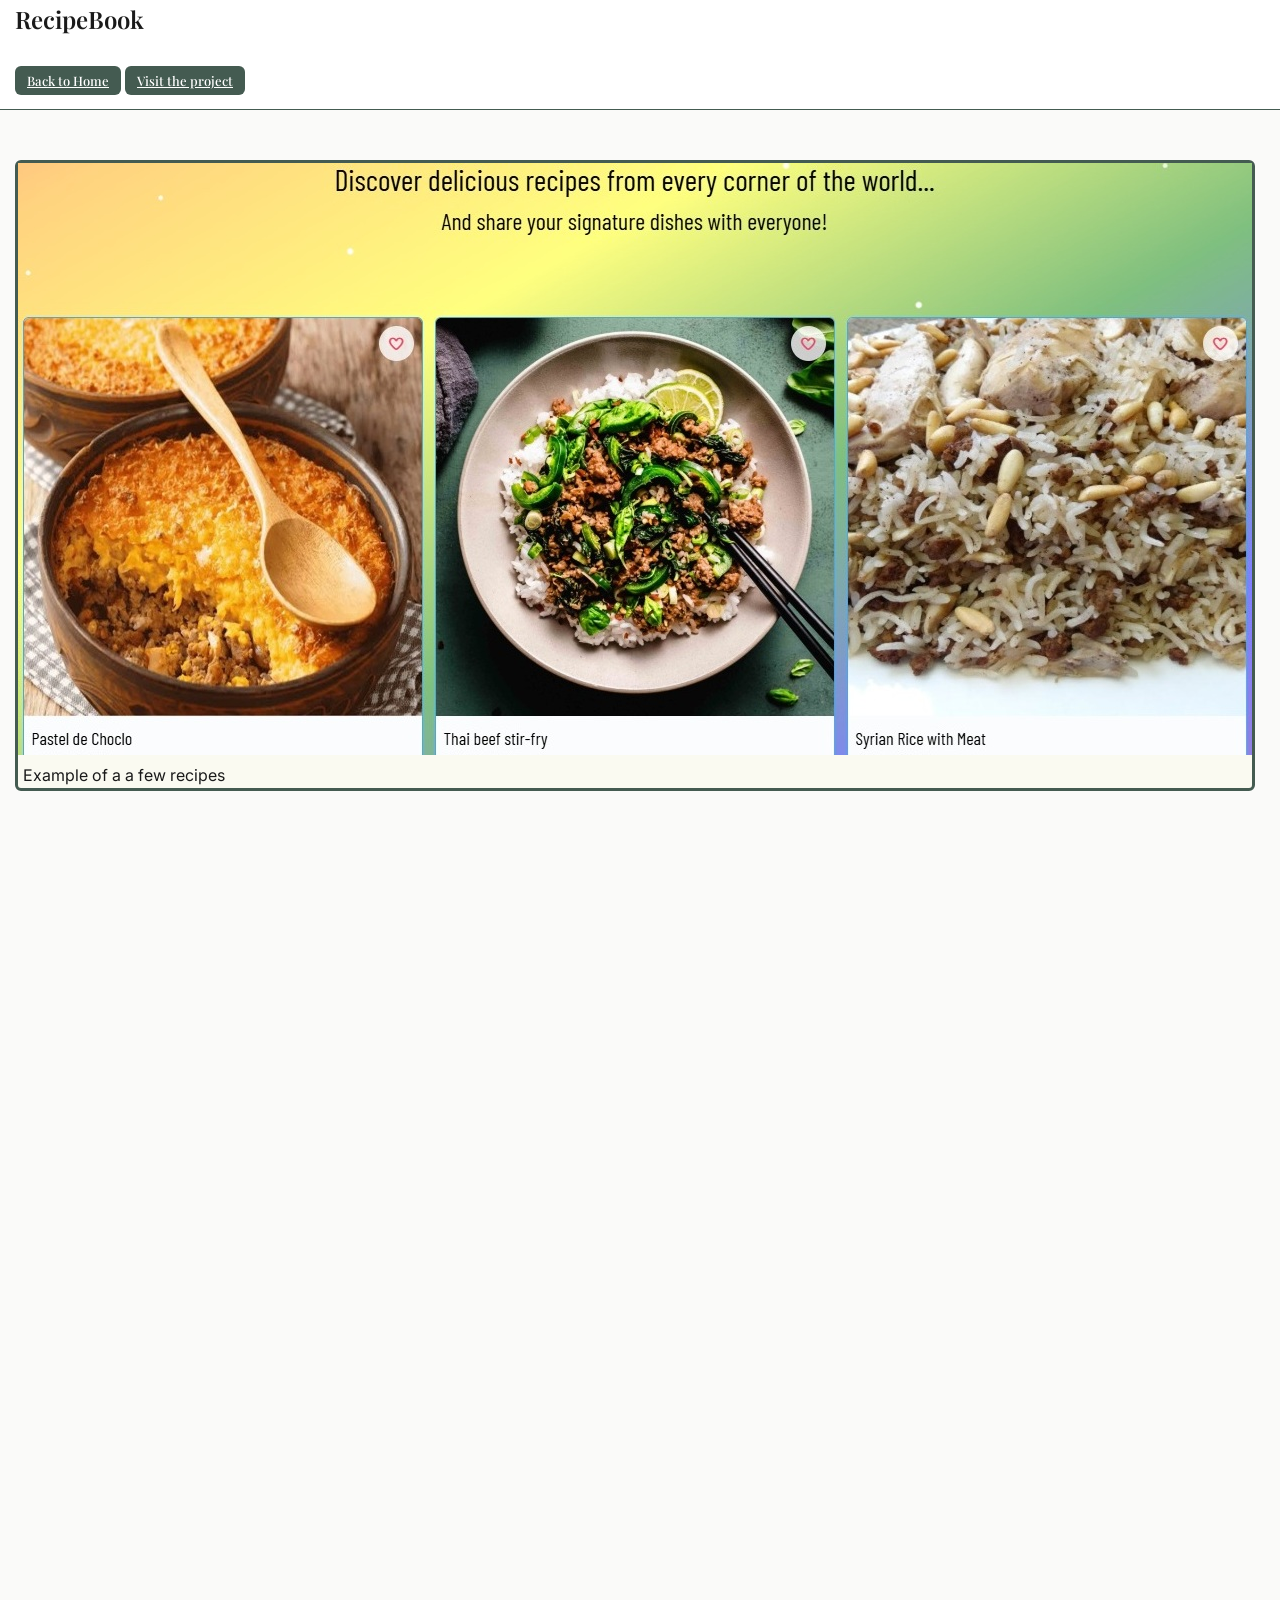
<file: recipe-group-project.html>
<!DOCTYPE html>
<html lang="en">

<head>
    <meta charset="UTF-8">
    <meta name="viewport" content="width=device-width, initial-scale=1.0">
    <link rel="preconnect" href="https://fonts.googleapis.com">
    <link rel="preconnect" href="https://fonts.gstatic.com" crossorigin>
    <link
        href="https://fonts.googleapis.com/css2?family=Inter:wght@400;500;600&family=Playfair+Display:wght@500;600&display=swap"
        rel="stylesheet">
    <link rel="stylesheet" href="css/recipe.css">
    <link rel="stylesheet" href="css/style.css">
    <title>RecipeBook Project</title>
</head>

<body>
    <div id="boyfRENTs-more">
        <h1 id="boyfRENTs-h1">RecipeBook</h1>
        <a id="back-home" href="index.html#work">Back to Home</a>
        <a id="visit" href="https://frontendramverk-grupp-1.vercel.app/" target="_blank"> Visit the project</a>
    </div>

    <div id="info-img-container">

        <div id="BoyfRENTs-profile">
            <img src="img/RecipeBook-profile.jpg"><p id="pic-text">Example of a a few recipes</p>
        </div>

        <div id="BoyfRENTs-info">
            <p>This is a React online recipe book group project that uses the MealDB API to find recipes from around the world. <br> 
               You can create recipes, favorite recipes and rate them. <br> 
               This is the first group project that we did in the frontend framwork course.<br>
               You can search for recipes by name, category, country and main ingredient</p>
        </div>
    </div>
</body>

</html>
</file>
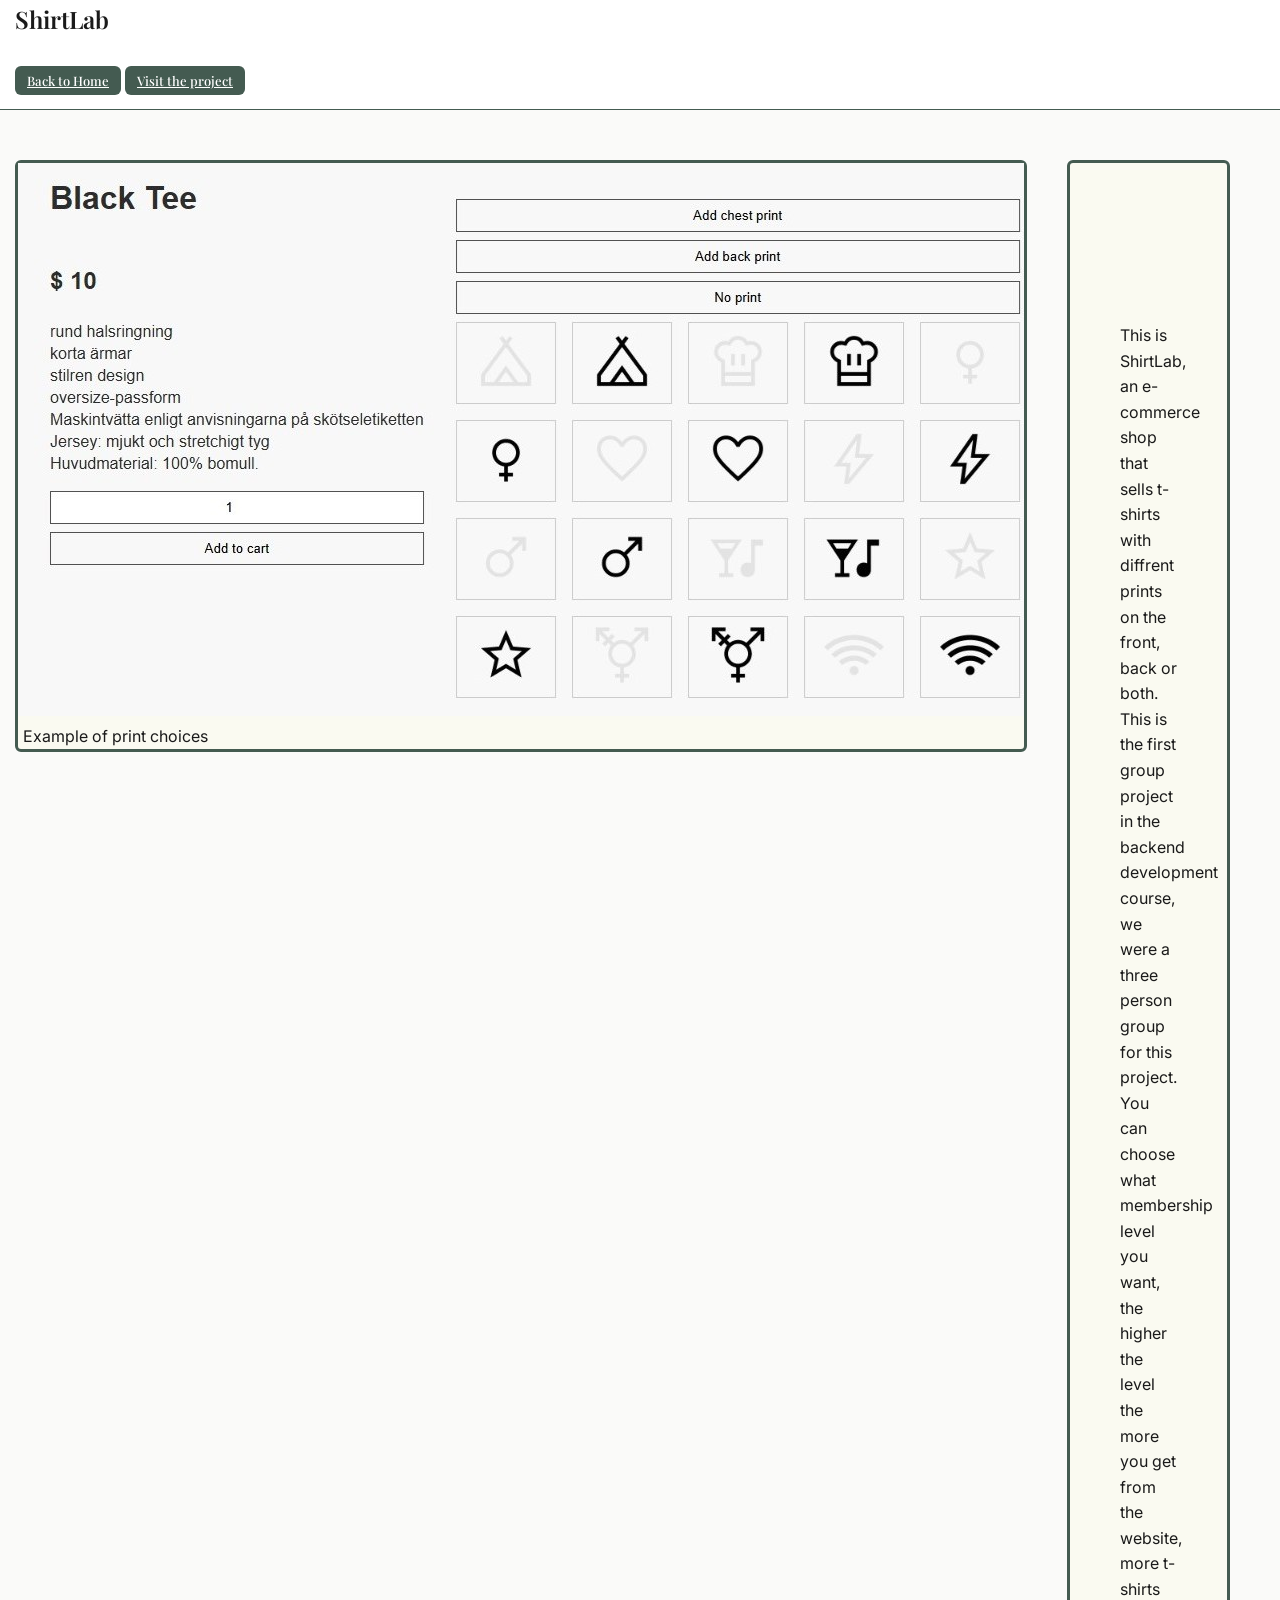
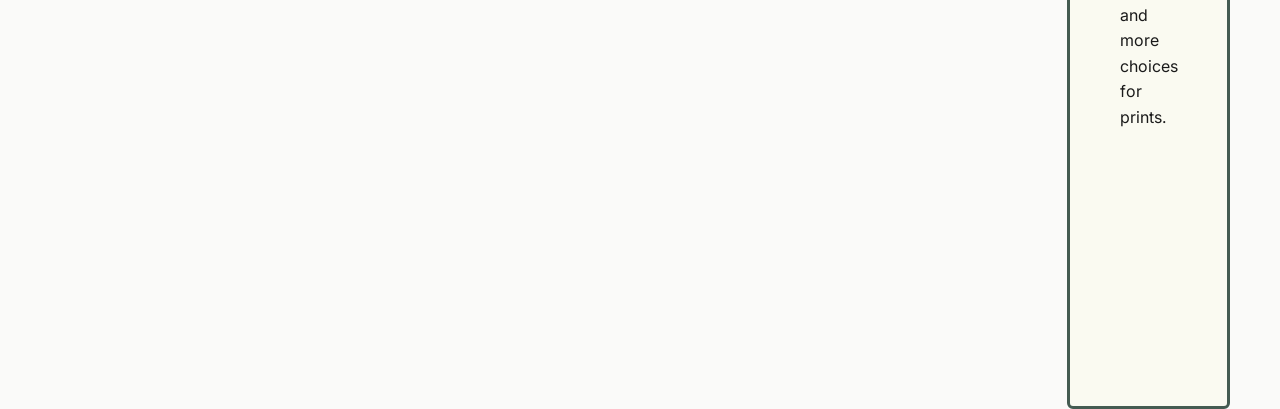
<file: ShirtLab.html>
<!DOCTYPE html>
<html lang="en">

<head>
    <meta charset="UTF-8">
    <meta name="viewport" content="width=device-width, initial-scale=1.0">
    <link rel="preconnect" href="https://fonts.googleapis.com">
    <link rel="preconnect" href="https://fonts.gstatic.com" crossorigin>
    <link
        href="https://fonts.googleapis.com/css2?family=Inter:wght@400;500;600&family=Playfair+Display:wght@500;600&display=swap"
        rel="stylesheet">
    <link rel="stylesheet" href="css/ShirtLab.css">
    <link rel="stylesheet" href="css/style.css">
    <title>ShirtLab</title>
</head>

<body>
    
    <div id="boyfRENTs-more">
        <h1 id="boyfRENTs-h1">ShirtLab</h1>
        <a id="back-home" href="index.html#work">Back to Home</a>
        <a id="visit" href="https://grupp-11-systemutveckling.vercel.app/" target="_blank"> Visit the project</a>
    </div>

    <div id="info-img-container">

        <div id="BoyfRENTs-profile">
            <img src="img/ShirtLab-profile.jpg"><p id="pic-text">Example of print choices</p>
        </div>

        <div id="BoyfRENTs-info">
            <p>This is ShirtLab, an e-commerce shop that sells t-shirts with diffrent prints on the front, back or both.<br> 
               This is the first group project in the backend development course, we were a three person group for this project.<br> 
               You can choose what membership level you want, the higher the level the more you get from the website, more t-shirts and more choices for prints.<br> </p>
        </div>
    </div>
</body>

</html>
</file>
<file: css/style.css>
* { margin: 0; padding: 0; box-sizing: border-box; }

body {
  font-family: 'Inter', sans-serif;
  background: #FAFAF9;
  color: #1A1A1A;
  line-height: 1.6;
  overflow-x: hidden;
}

.container {
  max-width: 1200px;
  margin: 0 auto;
}

header {
  background: #FFFFFF;
  border-bottom: 1px solid #445B51;
  padding: 1.5rem 2rem;
}

nav {
  display: flex;
  justify-content: space-between;
  align-items: center;
}

span {
  border: #445B51 1px solid;
  border-radius: 999px;
  justify-content: center;
  align-items: center;
  gap: .55em;
  padding: .68rem 1.15rem;
  display: inline-flex;
  box-shadow: 0 2px 8px #0f172a05
}

.logo {
  font-family: 'Playfair Display', serif;
  font-size: 24px;
  font-weight: 600;
  color: #1A1A1A;
}

.nav-links {
  display: flex;
  gap: 2rem;
  list-style: none;
}

.nav-links a {
  color: #52525B;
  text-decoration: none;
  font-size: 15px;
  font-weight: 500;
  transition: color 0.2s;
}

.nav-links a:hover {
  color: #445B51;
}

.hero {
  padding: 6rem 2rem;
  text-align: center;
  background: linear-gradient(135deg, #F8F7F4 0%, #FFFFFF 100%);
}

.hero h1 {
  font-family: 'Playfair Display', serif;
  font-size: 56px;
  font-weight: 600;
  color: #1A1A1A;
  margin-bottom: 1.5rem;
  line-height: 1.2;
}

.hero h1::after {
  content: '';
  display: block;
  width: 60px;
  height: 4px;
  background: #445B51;
  margin: 1.5rem auto 0;
  border-radius: 2px;
}

.hero p {
  font-size: 18px;
  color: #52525B;
  max-width: 600px;
  margin: 0 auto 2.5rem;
}

.view-my-work-button {
  display: inline-block;
  background: #445B51;
  color: #FFFFFF;
  padding: 0.875rem 2rem;
  border-radius: 8px;
  text-decoration: none;
  font-weight: 500;
  font-size: 15px;
  transition: transform 0.2s, background 0.2s;
}

.view-my-work-button:hover {
  background: #556C62;
  transform: translateY(-2px);
}

.work-section {
  padding: 5rem 2rem;
  background: #FFFFFF;
}

.section-title {
  font-family: 'Playfair Display', serif;
  font-size: 36px;
  font-weight: 600;
  text-align: center;
  margin-bottom: 3rem;
  color: #1A1A1A;
  text-decoration: underline;
}

.projects-grid {
  display: grid;
  grid-template-columns: repeat(2, minmax(340px, 1fr));
  gap: 2rem;
  max-width: 1200px;
  margin: 0 auto;
}

#project-card-1 {
  background: #FAFAF9;
  border-radius: 12px;
  overflow: hidden;
  transition: transform 0.3s;
  border: 2px solid transparent;
}

#project-card-1:hover {
  transform: translateY(-8px);
  border-color: #445B51;
}

#project-card-2 {
  background: #FAFAF9;
  border-radius: 12px;
  overflow: hidden;
  transition: transform 0.3s;
  border: 2px solid transparent;
}

#project-card-2:hover {
  transform: translateY(-8px);
  border-color: #445B51;
}

#project-card-3 {
  background: #FAFAF9;
  border-radius: 12px;
  overflow: hidden;
  transition: transform 0.3s;
  border: 2px solid transparent;
}

#project-card-3:hover {
  transform: translateY(-8px);
  border-color: #445B51;
}

#project-card-6 {
  background: #FAFAF9;
  border-radius: 12px;
  overflow: hidden;
  transition: transform 0.3s;
  border: 2px solid transparent;
}

#project-card-6:hover {
  transform: translateY(-8px);
  border-color: #445B51;
}

#project-card-5 {
  background: #FAFAF9;
  border-radius: 12px;
  overflow: hidden;
  transition: transform 0.3s;
  border: 2px solid transparent;
}

#project-card-5:hover {
  transform: translateY(-8px);
  border-color: #445B51;
}

.project-image {
  width: 100%;
  height: 240px;
  background: linear-gradient(135deg, #E8E7E3 0%, #D4D3CE 100%);
  display: flex;
  align-items: center;
  justify-content: center;
  font-size: 14px;
  color: #71717A;
}

.project-content {
  padding: 1.5rem;
}

.project-content h3 {
  font-size: 20px;
  font-weight: 600;
  margin-bottom: 0.5rem;
  color: #1A1A1A;
}

.project-content p {
  font-size: 15px;
  color: #52525B;
  margin-bottom: 1rem;
}

.project-tags {
  display: flex;
  gap: 0.5rem;
  flex-wrap: wrap;
}

.tag {
  background: #E8E7E3;
  color: #3F3F46;
  padding: 0.375rem 0.75rem;
  border-radius: 6px;
  font-size: 13px;
  font-weight: 500;
  transition: background 0.2s, color 0.2s;
}

.tag:hover {
  background: #445B51;
  color: #FFFFFF;
}

footer {
  background: #1A1A1A;
  color: #FAFAF9;
  padding: 3rem 2rem;
  text-align: center;
}

footer p {
  font-size: 14px;
  color: #A1A1AA;
}

.color-palette {
  background: #FFFFFF;
  padding: 3rem 2rem;
  border-top: 1px solid #E8E7E3;
}

.palette-grid {
  display: grid;
  grid-template-columns: repeat(auto-fit, minmax(200px, 1fr));
  gap: 1.5rem;
  max-width: 1200px;
  margin: 2rem auto 0;
}

.color-swatch {
  text-align: center;
}

.swatch {
  width: 100%;
  height: 80px;
  border-radius: 8px;
  margin-bottom: 0.75rem;
  transition: transform 0.2s;
}

.swatch:hover {
  transform: scale(1.05);
}

.color-name {
  font-size: 14px;
  font-weight: 600;
  color: #1A1A1A;
  margin-bottom: 0.25rem;
}

.color-code {
  font-family: 'Courier New', monospace;
  font-size: 13px;
  color: #71717A;
}

.accent {
  position: relative;
}

.accent::before {
  content: '✦';
  position: absolute;
  left: -20px;
  color: #445B51;
  font-size: 12px;
}

.social-link {
  border-radius: 12px;
  background: #E8E7E3;
  color: #3F3F46;
  padding: 0.375rem 0.75rem;
  border-radius: 6px;
  font-size: 13px;
  font-weight: 500;
  transition: background 0.2s, color 0.2s;
  margin-top: 0.5rem;
}

.social-link:hover {
  background: #445B51;
  color: #FFFFFF;
}

#more-info-link {
  border-radius: 12px;
  background: #E8E7E3;
  color: #3F3F46;
  padding: 0.375rem 0.75rem;
  border-radius: 6px;
  font-size: 13px;
  font-weight: 500;
  transition: background 0.2s, color 0.2s;
  margin-top: 0.5rem;
}

#more-info-link:hover {
  background: #445B51;
  color: #FFFFFF;
}

.project-links {
  margin-top: 0.75rem;
}

.tech-section {
  display: flex;
  justify-content: space-between;
  align-items: center;
  text-align: center;
  padding: 1.5rem 2rem;
}

.tech-section h2 {
  font-family: 'Playfair Display', serif;
  font-size: 26px;
  font-weight: 600;
  color: #1A1A1A;
  margin-top: 0.5rem;
  margin-bottom: 0.5rem;
  line-height: 1.2;
  text-decoration: underline;
}

.about-section {
  display: block;
  text-align: left;
  padding: 1.5rem 2rem;
  max-width: 800px;
  margin: 0 auto;
}

.about-section h2 {
  font-family: 'Playfair Display', serif;
  font-size: 26px;
  font-weight: 600;
  text-decoration: underline;
}

.about-section p {
  font-size: 16px;
  color: #3F3F46;
  line-height: 1.8;
  margin-bottom: 1.25rem;
}

.about-section ul {
  list-style: none;
  padding: 0;
  margin-bottom: 2rem;
}

.about-section li {
  font-size: 15px;
  color: #3F3F46;
  line-height: 1.9;
  margin-bottom: 0.4rem;
}

.contact-section {
  display: flex;
  flex-direction: column;
  justify-content: center;
  align-items: center;
  text-align: center;
  padding: 3rem 2rem;
}

.contact-section h1 {
  font-family: 'Playfair Display', serif;
  font-size: 46px;
  font-weight: 600;
  text-decoration: underline;
}

.contact-section h3 {
  font-weight: 600;
  font-size: 36px;
}

#project-card-4 {
  background: #FAFAF9;
  border-radius: 12px;
  overflow: hidden;
  transition: transform 0.3s;
  border: 2px solid transparent;
}

#project-card-4:hover {
  transform: translateY(-8px);
  border-color: #445B51;
}

.contact-section a {
  color: inherit;
  text-decoration: none;
}

#profile-pic {
  width: 250px;
  border-radius: 50%;
  border: 2px solid #445B51;
}

#boyfRENTs-more {
  background-color: #FFFFFF;
  border-bottom: 1px solid #445B51;
  padding-bottom: 15px;
  margin-left: -15px;
  padding-left: 15px;
  width: calc(100% + 50px);
}

#dates {
  font-weight: bold;
}
</file>
<file: css/boyfRENTs.css>
* { margin: 0; padding: 0; box-sizing: border-box; }

body {
  font-family: 'Inter', sans-serif;
  background: #FAFAF9;
  color: #1A1A1A;
  line-height: 1.6;
  padding-left: 15px;
}

h1 {
  font-family: 'Playfair Display', serif;
  font-size: 24px;
  font-weight: 600;
  color: #1A1A1A;
}

a {
  font-family: 'Playfair Display', serif;
  font-size: 20px;
  font-weight: 600;
  color: #445B51;
}

a:hover {
  color: #52525B;
}

#back-home {
    padding-right: 100px;
}

#info-img-container {
  display: flex;
  align-items: flex-start;
  gap: 40px;
}

#BoyfRENTs-info {
  flex: 1;
  min-width: 0;
  margin-top: 50px;
  margin-right: 300px;
  border:#445B51 solid 3px;
  border-radius: 6px;
  padding-right: 50px;
  padding-bottom: 210px;
  padding-top: 160px;
  padding-left: 50px;
  background-color:#FAFAF1;
}

#BoyfRENTs-profile {
  margin-top: 50px;
  border:#445B51 solid 3px;
  border-radius: 6px;
  background-color: #FAFAF1;
}

#pic-text {
    margin-left: 5px;
}

#back-home {
  border-radius: 12px;
  background: #445B51;
  color: #FFFFFF;
  padding: 0.375rem 0.75rem;
  border-radius: 6px;
  font-size: 13px;
  font-weight: 500;
  transition: background 0.2s, color 0.2s;
  margin-top: 0.5rem;
}

#back-home:hover {
  background: #E8E7E3;
  color: #3F3F46;
}

#visit {
  border-radius: 12px;
  background: #445B51;
  color: #FFFFFF;
  padding: 0.375rem 0.75rem;
  border-radius: 6px;
  font-size: 13px;
  font-weight: 500;
  transition: background 0.2s, color 0.2s;
  margin-top: 0.5rem;
}

#visit:hover {
  background: #E8E7E3;
  color: #3F3F46;
}

#boyfRENTs-h1 {
  padding-bottom: 30px;
}
</file>
<file: css/film-project.css>
* { margin: 0; padding: 0; box-sizing: border-box; }

body {
  font-family: 'Inter', sans-serif;
  background: #FAFAF9;
  color: #1A1A1A;
  line-height: 1.6;
  padding-left: 15px;
}

h1 {
  font-family: 'Playfair Display', serif;
  font-size: 24px;
  font-weight: 600;
  color: #1A1A1A;
}

a {
  font-family: 'Playfair Display', serif;
  font-size: 20px;
  font-weight: 600;
  color: #445B51;
}

a:hover {
  color: #52525B;
}

#back-home {
    padding-right: 100px;
}

#info-img-container {
  display: flex;
  align-items: flex-start;
  gap: 40px;
}

#BoyfRENTs-info {
  flex: 1;
  min-width: 0;
  margin-top: 50px;
  margin-right: 300px;
  border:#445B51 solid 3px;
  border-radius: 6px;
  padding-right: 50px;
  padding-bottom: 210px;
  padding-top: 160px;
  padding-left: 50px;
  background-color:#FAFAF1;
}

#BoyfRENTs-profile {
  margin-top: 50px;
  border:#445B51 solid 3px;
  border-radius: 6px;
  background-color: #FAFAF1;
}

#pic-text {
    margin-left: 5px;
}

#back-home {
  border-radius: 12px;
  background: #445B51;
  color: #FFFFFF;
  padding: 0.375rem 0.75rem;
  border-radius: 6px;
  font-size: 13px;
  font-weight: 500;
  transition: background 0.2s, color 0.2s;
  margin-top: 0.5rem;
}

#back-home:hover {
  background: #E8E7E3;
  color: #3F3F46;
}

#visit {
  border-radius: 12px;
  background: #445B51;
  color: #FFFFFF;
  padding: 0.375rem 0.75rem;
  border-radius: 6px;
  font-size: 13px;
  font-weight: 500;
  transition: background 0.2s, color 0.2s;
  margin-top: 0.5rem;
}

#visit:hover {
  background: #E8E7E3;
  color: #3F3F46;
}

#boyfRENTs-h1 {
  padding-bottom: 30px;
}
</file>
<file: css/habit-tracker.css>
* { margin: 0; padding: 0; box-sizing: border-box; }

body {
  font-family: 'Inter', sans-serif;
  background: #FAFAF9;
  color: #1A1A1A;
  line-height: 1.6;
  padding-left: 15px;
}

h1 {
  font-family: 'Playfair Display', serif;
  font-size: 24px;
  font-weight: 600;
  color: #1A1A1A;
}

a {
  font-family: 'Playfair Display', serif;
  font-size: 20px;
  font-weight: 600;
  color: #445B51;
}

a:hover {
  color: #52525B;
}

#back-home {
    padding-right: 100px;
}

#info-img-container {
  display: flex;
  align-items: flex-start;
  gap: 40px;
}

#BoyfRENTs-info {
  flex: 1;
  min-width: 0;
  margin-top: 50px;
  margin-right: 300px;
  border:#445B51 solid 3px;
  border-radius: 6px;
  padding-right: 50px;
  padding-bottom: 123px;
  padding-top: 160px;
  padding-left: 50px;
  background-color:#FAFAF1;
}

#BoyfRENTs-profile {
  margin-top: 50px;
  border:#445B51 solid 3px;
  border-radius: 6px;
  background-color: #FAFAF1;
}

#pic-text {
    margin-left: 5px;
}

#back-home {
  border-radius: 12px;
  background: #445B51;
  color: #FFFFFF;
  padding: 0.375rem 0.75rem;
  border-radius: 6px;
  font-size: 13px;
  font-weight: 500;
  transition: background 0.2s, color 0.2s;
  margin-top: 0.5rem;
}

#back-home:hover {
  background: #E8E7E3;
  color: #3F3F46;
}

#visit {
  border-radius: 12px;
  background: #445B51;
  color: #FFFFFF;
  padding: 0.375rem 0.75rem;
  border-radius: 6px;
  font-size: 13px;
  font-weight: 500;
  transition: background 0.2s, color 0.2s;
  margin-top: 0.5rem;
}

#visit:hover {
  background: #E8E7E3;
  color: #3F3F46;
}

#boyfRENTs-h1 {
  padding-bottom: 30px;
}
</file>
<file: css/HiveMind.css>
* { margin: 0; padding: 0; box-sizing: border-box; }

body {
  font-family: 'Inter', sans-serif;
  background: #FAFAF9;
  color: #1A1A1A;
  line-height: 1.6;
  padding-left: 15px;
}

h1 {
  font-family: 'Playfair Display', serif;
  font-size: 24px;
  font-weight: 600;
  color: #1A1A1A;
}

a {
  font-family: 'Playfair Display', serif;
  font-size: 20px;
  font-weight: 600;
  color: #445B51;
}

a:hover {
  color: #52525B;
}

#back-home {
    padding-right: 100px;
}

#info-img-container {
  display: flex;
  align-items: flex-start;
  gap: 40px;
}

#BoyfRENTs-info {
  flex: 1;
  min-width: 0;
  margin-top: 50px;
  margin-right: 300px;
  border:#445B51 solid 3px;
  border-radius: 6px;
  padding-right: 50px;
  padding-bottom: 190px;
  padding-top: 160px;
  padding-left: 50px;
  background-color:#FAFAF1;
}

#BoyfRENTs-profile {
  margin-top: 50px;
  border:#445B51 solid 3px;
  border-radius: 6px;
  background-color: #FAFAF1;
}

#pic-text {
    margin-left: 5px;
}

#back-home {
  border-radius: 12px;
  background: #445B51;
  color: #FFFFFF;
  padding: 0.375rem 0.75rem;
  border-radius: 6px;
  font-size: 13px;
  font-weight: 500;
  transition: background 0.2s, color 0.2s;
  margin-top: 0.5rem;
}

#back-home:hover {
  background: #E8E7E3;
  color: #3F3F46;
}

#visit {
  border-radius: 12px;
  background: #445B51;
  color: #FFFFFF;
  padding: 0.375rem 0.75rem;
  border-radius: 6px;
  font-size: 13px;
  font-weight: 500;
  transition: background 0.2s, color 0.2s;
  margin-top: 0.5rem;
}

#visit:hover {
  background: #E8E7E3;
  color: #3F3F46;
}

#boyfRENTs-h1 {
  padding-bottom: 30px;
}
</file>
<file: css/recipe.css>
* { margin: 0; padding: 0; box-sizing: border-box; }

body {
  font-family: 'Inter', sans-serif;
  background: #FAFAF9;
  color: #1A1A1A;
  line-height: 1.6;
  padding-left: 15px;
}

h1 {
  font-family: 'Playfair Display', serif;
  font-size: 24px;
  font-weight: 600;
  color: #1A1A1A;
}

a {
  font-family: 'Playfair Display', serif;
  font-size: 20px;
  font-weight: 600;
  color: #445B51;
}

a:hover {
  color: #52525B;
}

#back-home {
    padding-right: 100px;
}

#info-img-container {
  display: flex;
  align-items: flex-start;
  gap: 40px;
}

#BoyfRENTs-info {
  flex: 1;
  min-width: 0;
  margin-top: 50px;
  margin-right: 50px;
  border:#445B51 solid 3px;
  border-radius: 6px;
  padding-right: 50px;
  padding-bottom: 265px;
  padding-top: 160px;
  padding-left: 50px;
  background-color:#FAFAF1;
}

#BoyfRENTs-profile {
  margin-top: 50px;
  border:#445B51 solid 3px;
  border-radius: 6px;
  background-color: #FAFAF1;
}

#pic-text {
    margin-left: 5px;
}

#back-home {
  border-radius: 12px;
  background: #445B51;
  color: #FFFFFF;
  padding: 0.375rem 0.75rem;
  border-radius: 6px;
  font-size: 13px;
  font-weight: 500;
  transition: background 0.2s, color 0.2s;
  margin-top: 0.5rem;
}

#back-home:hover {
  background: #E8E7E3;
  color: #3F3F46;
}

#visit {
  border-radius: 12px;
  background: #445B51;
  color: #FFFFFF;
  padding: 0.375rem 0.75rem;
  border-radius: 6px;
  font-size: 13px;
  font-weight: 500;
  transition: background 0.2s, color 0.2s;
  margin-top: 0.5rem;
}

#visit:hover {
  background: #E8E7E3;
  color: #3F3F46;
}

#boyfRENTs-h1 {
  padding-bottom: 30px;
}
</file>
<file: css/ShirtLab.css>
* { margin: 0; padding: 0; box-sizing: border-box; }

body {
  font-family: 'Inter', sans-serif;
  background: #FAFAF9;
  color: #1A1A1A;
  line-height: 1.6;
  padding-left: 15px;
}

h1 {
  font-family: 'Playfair Display', serif;
  font-size: 24px;
  font-weight: 600;
  color: #1A1A1A;
}

a {
  font-family: 'Playfair Display', serif;
  font-size: 20px;
  font-weight: 600;
  color: #445B51;
}

a:hover {
  color: #52525B;
}

#back-home {
    padding-right: 100px;
}

#info-img-container {
  display: flex;
  align-items: flex-start;
  gap: 40px;
}

#BoyfRENTs-info {
  flex: 1;
  min-width: 0;
  margin-top: 50px;
  margin-right: 50px;
  border:#445B51 solid 3px;
  border-radius: 6px;
  padding-right: 50px;
  padding-bottom: 275px;
  padding-top: 160px;
  padding-left: 50px;
  background-color:#FAFAF1;
}

#BoyfRENTs-profile {
  margin-top: 50px;
  border:#445B51 solid 3px;
  border-radius: 6px;
  background-color: #FAFAF1;
}

#pic-text {
    margin-left: 5px;
}

#back-home {
  border-radius: 12px;
  background: #445B51;
  color: #FFFFFF;
  padding: 0.375rem 0.75rem;
  border-radius: 6px;
  font-size: 13px;
  font-weight: 500;
  transition: background 0.2s, color 0.2s;
  margin-top: 0.5rem;
}

#back-home:hover {
  background: #E8E7E3;
  color: #3F3F46;
}

#visit {
  border-radius: 12px;
  background: #445B51;
  color: #FFFFFF;
  padding: 0.375rem 0.75rem;
  border-radius: 6px;
  font-size: 13px;
  font-weight: 500;
  transition: background 0.2s, color 0.2s;
  margin-top: 0.5rem;
}

#visit:hover {
  background: #E8E7E3;
  color: #3F3F46;
}

#boyfRENTs-h1 {
  padding-bottom: 30px;
}
</file>
